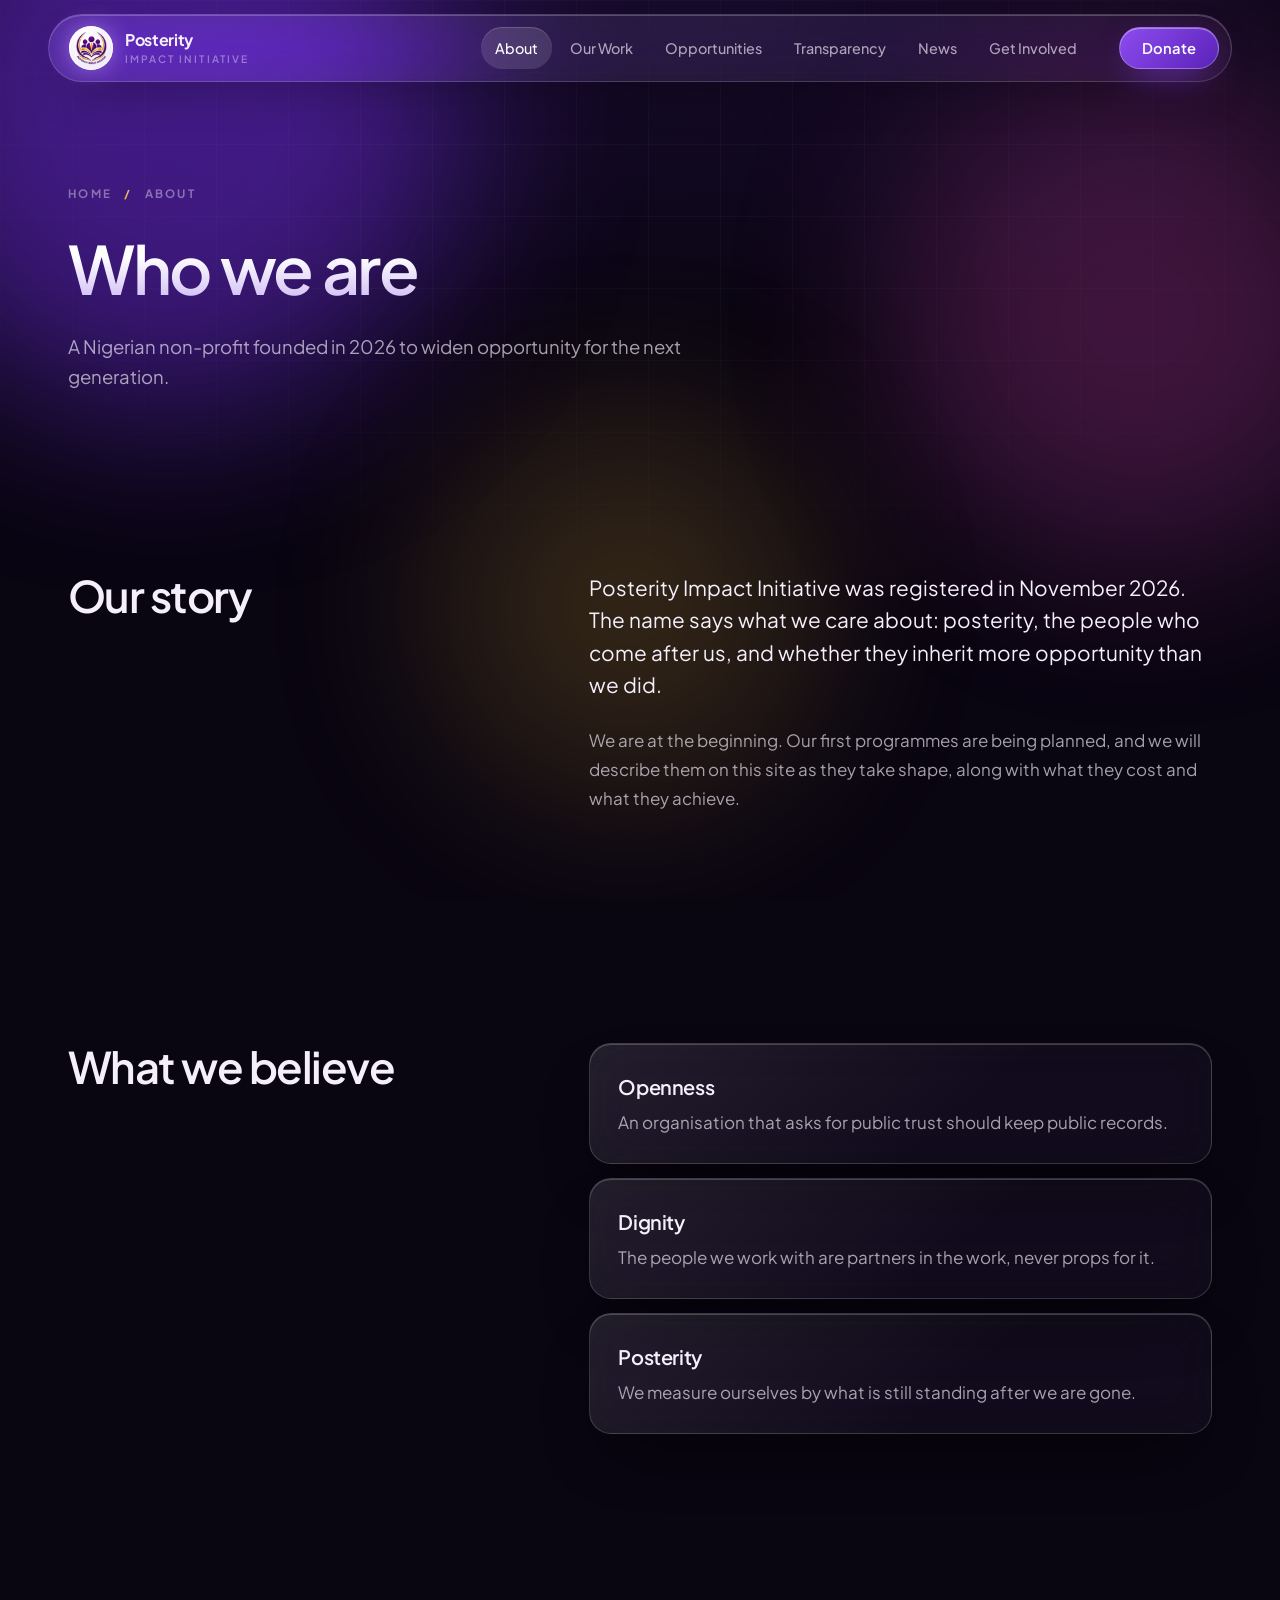
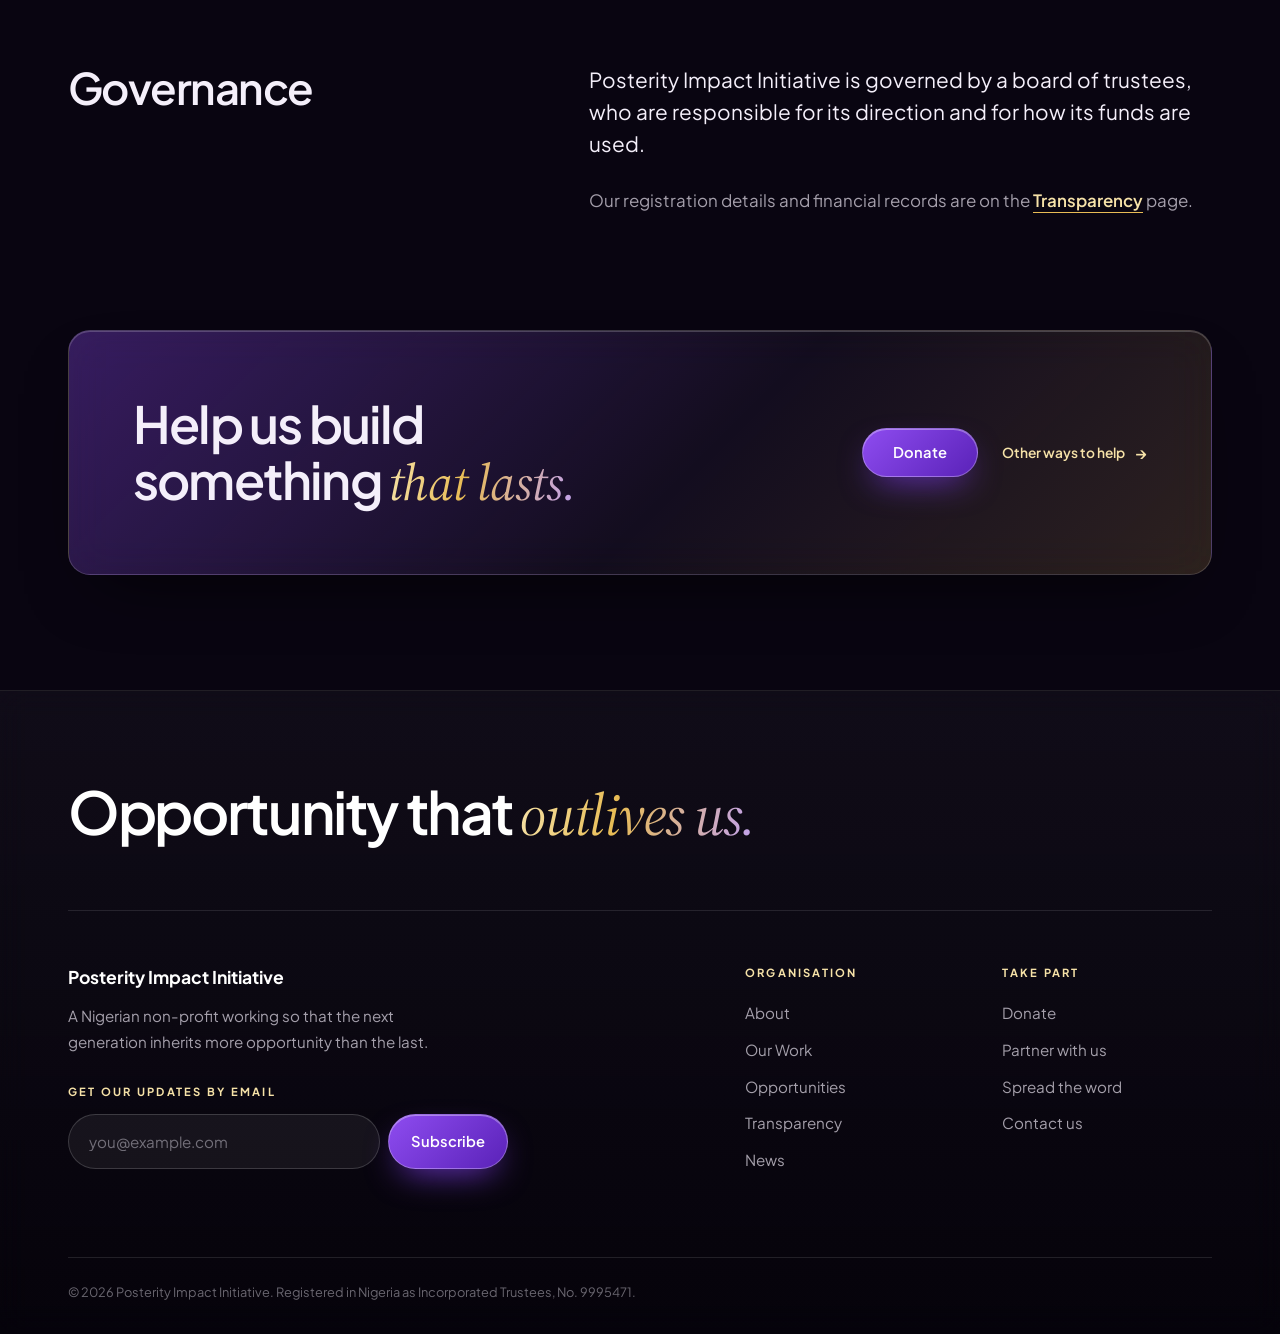
<file: about.html>
<!DOCTYPE html>
<html lang="en">
<head>
    <meta charset="UTF-8">
    <meta name="viewport" content="width=device-width, initial-scale=1.0">
    <title>About | Posterity Impact Initiative</title>
    <meta name="description" content="Who we are, what we believe and how Posterity Impact Initiative is governed.">
    <link rel="icon" href="assets/logo.png">
    <meta name="theme-color" content="#090511">
    <link rel="preconnect" href="https://fonts.googleapis.com">
    <link rel="preconnect" href="https://fonts.gstatic.com" crossorigin>
    <link href="https://fonts.googleapis.com/css2?family=Plus+Jakarta+Sans:wght@400;500;600;700&family=Source+Serif+4:ital,opsz,wght@1,8..60,400&display=swap" rel="stylesheet">
    <link rel="stylesheet" href="styles.css">
</head>
<body>
    <a class="skip" href="#main">Skip to content</a>
    <div class="aurora" aria-hidden="true"><span></span><span></span><span></span></div>
    <header class="site-header">
        <div class="site-header__inner">
            <a class="brand" href="index.html">
                <span class="brand__mark"><img src="assets/logo.png" alt="" width="31" height="33"></span>
                <span class="brand__name"><span>Posterity</span><span>Impact Initiative</span></span>
            </a>
            <button class="nav-toggle" id="navToggle" aria-expanded="false" aria-controls="nav">Menu</button>
            <nav class="nav" id="nav" aria-label="Main">
                <ul class="nav__list">
                    <li><a class="nav__link" href="about.html" aria-current="page">About</a></li>
                    <li><a class="nav__link" href="our-work.html">Our Work</a></li>
                    <li><a class="nav__link" href="opportunities.html">Opportunities</a></li>
                    <li><a class="nav__link" href="transparency.html">Transparency</a></li>
                    <li><a class="nav__link" href="news.html">News</a></li>
                    <li><a class="nav__link" href="get-involved.html">Get Involved</a></li>
                </ul>
                <a class="btn" href="get-involved.html#give" data-donate>Donate</a>
            </nav>
        </div>
    </header>

    <main id="main">
        <section class="page-head">
            <div class="wrap">
                <p class="crumbs"><a href="index.html">Home</a><span>/</span>About</p>
                <h1>Who we are</h1>
                <p class="lead">A Nigerian non-profit founded in 2026 to widen opportunity for the next generation.</p>
            </div>
        </section>

        <section class="section">
            <div class="wrap split">
                <div class="split__head">
                    <h2>Our story</h2>
                </div>
                <div class="prose">
                    <p>
                        Posterity Impact Initiative was registered in November 2026. The name says what
                        we care about: posterity, the people who come after us, and whether they inherit
                        more opportunity than we did.
                    </p>
                    <p>
                        We are at the beginning. Our first programmes are being planned, and we will
                        describe them on this site as they take shape, along with what they cost and
                        what they achieve.
                    </p>
                </div>
            </div>
        </section>

        <section class="section">
            <div class="wrap split">
                <div class="split__head">
                    <h2>What we believe</h2>
                </div>
                <ul class="plain-list">
                    <li><strong>Openness</strong><span>An organisation that asks for public trust should keep public records.</span></li>
                    <li><strong>Dignity</strong><span>The people we work with are partners in the work, never props for it.</span></li>
                    <li><strong>Posterity</strong><span>We measure ourselves by what is still standing after we are gone.</span></li>
                </ul>
            </div>
        </section>

        <section class="section">
            <div class="wrap split">
                <div class="split__head">
                    <h2>Governance</h2>
                </div>
                <div class="prose">
                    <p>
                        Posterity Impact Initiative is governed by a board of trustees, who are
                        responsible for its direction and for how its funds are used.
                    </p>
                    <p>
                        Our registration details and financial records are on the
                        <a href="transparency.html">Transparency</a> page.
                    </p>
                </div>
            </div>
        </section>

        <section class="cta">
            <div class="wrap"><div class="cta__inner" data-glow>
                <h2>Help us build something <em>that lasts.</em></h2>
                <div class="cta__actions">
                    <a class="btn" href="get-involved.html#give" data-donate>Donate</a>
                    <a class="arrow-link" href="get-involved.html">Other ways to help</a>
                </div>
            </div></div>
        </section>
    </main>

    <footer class="site-footer">
        <div class="wrap">
            <div class="site-footer__top">
                <p class="site-footer__line">Opportunity that <em>outlives us.</em></p>
            </div>
        </div>
        <div class="wrap site-footer__grid">
            <div>
                <p class="site-footer__name">Posterity Impact Initiative</p>
                <p>A Nigerian non-profit working so that the next generation inherits more opportunity than the last.</p>
                <form class="newsletter" id="newsletterForm" novalidate>
                    <label for="newsletterEmail">Get our updates by email</label>
                    <div class="newsletter__row">
                        <input type="email" id="newsletterEmail" class="modal__input" placeholder="you@example.com" autocomplete="email" required>
                        <input type="text" name="website" class="hp" tabindex="-1" autocomplete="off" aria-hidden="true">
                        <button type="submit" class="btn">Subscribe</button>
                    </div>
                    <p class="form-note" id="newsletterNote" role="status"></p>
                </form>
            </div>
            <div>
                <h4>Organisation</h4>
                <ul>
                    <li><a href="about.html">About</a></li>
                    <li><a href="our-work.html">Our Work</a></li>
                    <li><a href="opportunities.html">Opportunities</a></li>
                    <li><a href="transparency.html">Transparency</a></li>
                    <li><a href="news.html">News</a></li>
                </ul>
            </div>
            <div>
                <h4>Take part</h4>
                <ul>
                    <li><a href="get-involved.html#give">Donate</a></li>
                    <li><a href="get-involved.html#partner">Partner with us</a></li>
                    <li><a href="get-involved.html#share">Spread the word</a></li>
                    <li><a href="contact.html">Contact us</a></li>
                </ul>
            </div>
        </div>
        <div class="wrap site-footer__legal">
            <p>&copy; 2026 Posterity Impact Initiative. Registered in Nigeria as Incorporated Trustees, No. 9995471.</p>
        </div>
    </footer>

    <div class="modal" id="donateModal" role="dialog" aria-modal="true" aria-labelledby="donateTitle">
        <div class="modal__overlay" id="modalOverlay"></div>
        <div class="modal__content">
            <button class="modal__close" id="modalClose" aria-label="Close">&times;</button>
            <h2 class="modal__title" id="donateTitle">Make a donation</h2>
            <p class="modal__text">Choose an amount. You will complete payment on Paystack's secure page.</p>

            <div class="modal__amounts">
                <button class="modal__amount" data-amount="5000">&#8358;5,000</button>
                <button class="modal__amount" data-amount="10000">&#8358;10,000</button>
                <button class="modal__amount modal__amount--active" data-amount="25000">&#8358;25,000</button>
                <button class="modal__amount" data-amount="50000">&#8358;50,000</button>
                <button class="modal__amount" data-amount="100000">&#8358;100,000</button>
                <button class="modal__amount" data-amount="250000">&#8358;250,000</button>
            </div>

            <div class="modal__custom">
                <label for="customAmount">Or another amount (&#8358;)</label>
                <input type="number" id="customAmount" class="modal__input" min="1000" inputmode="numeric">
            </div>
            <div class="modal__custom">
                <label for="donorName">Your name</label>
                <input type="text" id="donorName" class="modal__input" autocomplete="name">
            </div>
            <div class="modal__custom">
                <label for="donorEmail">Email address, for your receipt</label>
                <input type="email" id="donorEmail" class="modal__input" autocomplete="email" required>
            </div>

            <div class="modal__frequency">
                <label class="modal__radio"><input type="radio" name="frequency" value="once" checked> One-time</label>
                <label class="modal__radio"><input type="radio" name="frequency" value="monthly"> Monthly</label>
            </div>

            <p class="modal__error" id="donateError" hidden></p>
            <button class="btn btn--block" id="donateSubmit">Continue to payment</button>
            <p class="modal__secure">Payments are processed by Paystack. Card details never reach our servers.</p>
        </div>
    </div>

    <script src="script.js"></script>
</body>
</html>
</file>
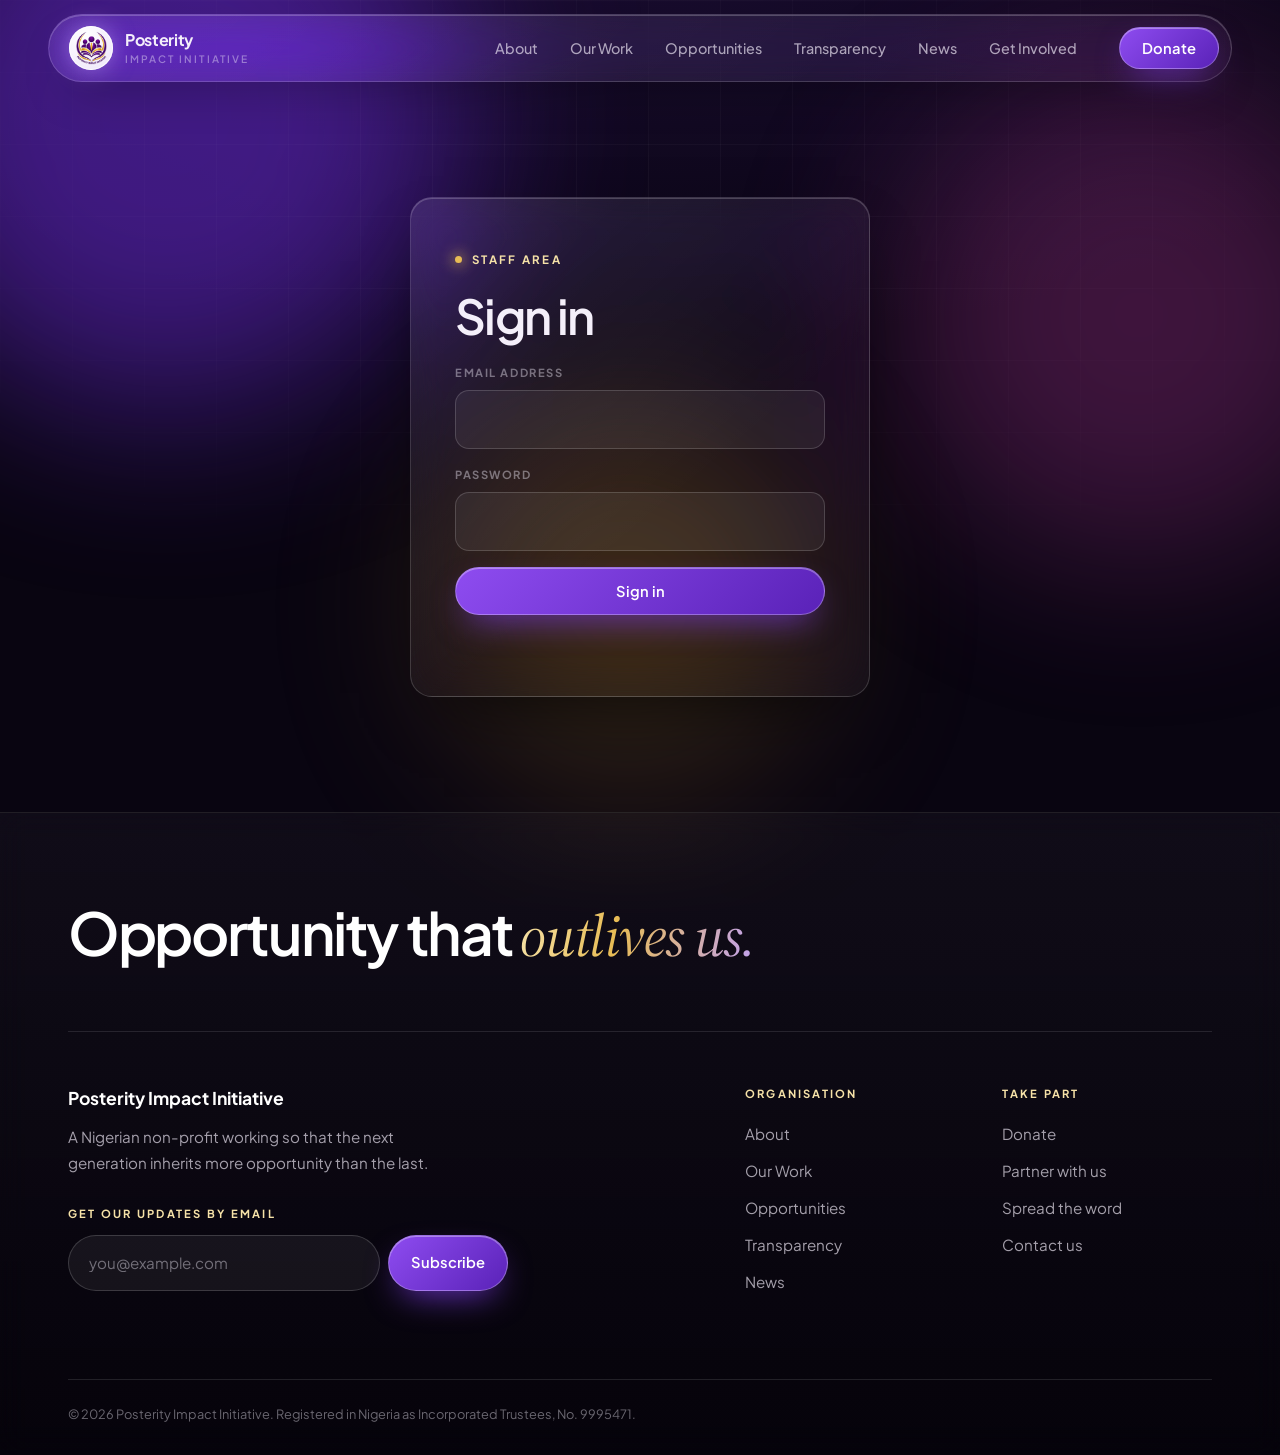
<file: admin.html>
<!DOCTYPE html>
<html lang="en">
<head>
    <meta charset="UTF-8">
    <meta name="robots" content="noindex, nofollow">
    <meta name="viewport" content="width=device-width, initial-scale=1.0">
    <title>Admin | Posterity Impact Initiative</title>
    <meta name="description" content="Staff area.">
    <link rel="icon" href="assets/logo.png">
    <meta name="theme-color" content="#090511">
    <link rel="preconnect" href="https://fonts.googleapis.com">
    <link rel="preconnect" href="https://fonts.gstatic.com" crossorigin>
    <link href="https://fonts.googleapis.com/css2?family=Plus+Jakarta+Sans:wght@400;500;600;700&family=Source+Serif+4:ital,opsz,wght@1,8..60,400&display=swap" rel="stylesheet">
    <link rel="stylesheet" href="styles.css">
</head>
<body>
    <a class="skip" href="#main">Skip to content</a>
    <div class="aurora" aria-hidden="true"><span></span><span></span><span></span></div>
    <header class="site-header">
        <div class="site-header__inner">
            <a class="brand" href="index.html">
                <span class="brand__mark"><img src="assets/logo.png" alt="" width="31" height="33"></span>
                <span class="brand__name"><span>Posterity</span><span>Impact Initiative</span></span>
            </a>
            <button class="nav-toggle" id="navToggle" aria-expanded="false" aria-controls="nav">Menu</button>
            <nav class="nav" id="nav" aria-label="Main">
                <ul class="nav__list">
                    <li><a class="nav__link" href="about.html">About</a></li>
                    <li><a class="nav__link" href="our-work.html">Our Work</a></li>
                    <li><a class="nav__link" href="opportunities.html">Opportunities</a></li>
                    <li><a class="nav__link" href="transparency.html">Transparency</a></li>
                    <li><a class="nav__link" href="news.html">News</a></li>
                    <li><a class="nav__link" href="get-involved.html">Get Involved</a></li>
                </ul>
                <a class="btn" href="get-involved.html#give" data-donate>Donate</a>
            </nav>
        </div>
    </header>

    <main id="main">
        <section class="section admin" id="admin">
            <div class="wrap">
                <div class="glass form admin__signin" id="adminSignin">
                    <span class="eyebrow">Staff area</span>
                    <h1>Sign in</h1>
                    <form id="signinForm" novalidate>
                        <div class="modal__custom">
                            <label for="signinEmail">Email address</label>
                            <input type="email" id="signinEmail" class="modal__input" autocomplete="username" required>
                        </div>
                        <div class="modal__custom">
                            <label for="signinPassword">Password</label>
                            <input type="password" id="signinPassword" class="modal__input" autocomplete="current-password" required>
                        </div>
                        <button type="submit" class="btn btn--block">Sign in</button>
                        <p class="form-note" id="signinNote" role="status"></p>
                    </form>
                </div>

                <div id="adminApp" hidden>
                    <div class="admin__bar">
                        <div>
                            <span class="eyebrow">Staff area</span>
                            <h1>Manage the site</h1>
                        </div>
                        <div class="admin__who"><span id="adminEmail"></span><button type="button" class="btn btn--ghost" id="signOut">Sign out</button></div>
                    </div>

                    <div class="opp-filters admin__tabs" role="tablist">
                        <button type="button" class="opp-filter" data-tab="opps" aria-pressed="true">Opportunities</button>
                        <button type="button" class="opp-filter" data-tab="expenses" aria-pressed="false">Expenses</button>
                        <button type="button" class="opp-filter" data-tab="messages" aria-pressed="false">Messages</button>
                        <button type="button" class="opp-filter" data-tab="subscribers" aria-pressed="false">Subscribers</button>
                    </div>
                    <p class="form-note" id="adminNote" role="status"></p>

                    <div data-panel="opps">
                        <form class="glass form" id="oppForm" novalidate>
                            <h2 id="oppFormTitle">Add an opportunity</h2>
                            <input type="hidden" id="oppId">
                            <div class="form__grid">
                                <div class="modal__custom"><label for="oppTitle">Title</label><input type="text" id="oppTitle" class="modal__input" required></div>
                                <div class="modal__custom"><label for="oppOrganiser">Organiser</label><input type="text" id="oppOrganiser" class="modal__input" required></div>
                                <div class="modal__custom"><label for="oppType">Type</label>
                                    <select id="oppType" class="modal__input">
                                        <option>Scholarship</option><option>Grant</option><option>Fellowship</option>
                                        <option>Training</option><option>Competition</option><option>Job</option>
                                    </select>
                                </div>
                                <div class="modal__custom"><label for="oppUrl">Official page link</label><input type="url" id="oppUrl" class="modal__input" placeholder="https://" required></div>
                                <div class="modal__custom"><label for="oppOpens">Opens (optional)</label><input type="date" id="oppOpens" class="modal__input"></div>
                                <div class="modal__custom"><label for="oppDeadline">Deadline (leave empty if it varies)</label><input type="date" id="oppDeadline" class="modal__input"></div>
                                <div class="modal__custom"><label for="oppDeadlineNote">Deadline note (optional)</label><input type="text" id="oppDeadlineNote" class="modal__input"></div>
                                <div class="modal__custom"><label for="oppChecked">Date you checked it</label><input type="date" id="oppChecked" class="modal__input" required></div>
                            </div>
                            <div class="modal__custom"><label for="oppSummary">Summary</label><textarea id="oppSummary" class="modal__input" rows="3" required></textarea></div>
                            <div class="modal__custom"><label for="oppEligibility">Who can apply</label><textarea id="oppEligibility" class="modal__input" rows="2"></textarea></div>
                            <label class="opp-closed"><input type="checkbox" id="oppPublished" checked> Show on the website</label>
                            <div class="form__actions">
                                <button type="submit" class="btn" id="oppSave">Save opportunity</button>
                                <button type="button" class="btn btn--ghost" id="oppCancel" hidden>Cancel edit</button>
                            </div>
                        </form>
                        <div class="glass form admin__discover">
                            <div>
                                <h2>Automatic search</h2>
                                <p class="form-hint">Runs every morning. Auto-listed entries stay labelled until you mark them checked.</p>
                            </div>
                            <button type="button" class="btn btn--ghost" id="oppDiscover">Search for new ones now</button>
                        </div>
                        <div class="glass table-wrap admin__table"><table><thead><tr><th>Title</th><th>Type</th><th>Deadline</th><th>Checked</th><th></th></tr></thead><tbody id="oppRows"></tbody></table></div>
                    </div>

                    <div data-panel="expenses" hidden>
                        <form class="glass form" id="expenseForm" novalidate>
                            <h2>Record an expense</h2>
                            <p class="form-hint">This appears on the public ledger straight away.</p>
                            <div class="form__grid">
                                <div class="modal__custom"><label for="expDate">Date spent</label><input type="date" id="expDate" class="modal__input" required></div>
                                <div class="modal__custom"><label for="expAmount">Amount (&#8358;)</label><input type="number" id="expAmount" class="modal__input" min="1" step="0.01" required></div>
                                <div class="modal__custom"><label for="expDescription">What it was spent on</label><input type="text" id="expDescription" class="modal__input" required></div>
                                <div class="modal__custom"><label for="expReference">Receipt or reference (optional)</label><input type="text" id="expReference" class="modal__input"></div>
                            </div>
                            <button type="submit" class="btn">Add to ledger</button>
                        </form>
                        <div class="glass table-wrap admin__table"><table><thead><tr><th>Date</th><th>Description</th><th>Reference</th><th class="num">Amount</th><th></th></tr></thead><tbody id="expRows"></tbody></table></div>
                    </div>

                    <div data-panel="messages" hidden>
                        <div class="updates" id="msgList"></div>
                    </div>

                    <div data-panel="subscribers" hidden>
                        <div class="glass form">
                            <h2><span id="subCount">0</span> subscribers</h2>
                            <button type="button" class="btn btn--ghost" id="subCopy">Copy all addresses</button>
                        </div>
                        <div class="glass table-wrap admin__table"><table><thead><tr><th>Email</th><th>Joined</th></tr></thead><tbody id="subRows"></tbody></table></div>
                    </div>
                </div>
            </div>
        </section>
    </main>

    <footer class="site-footer">
        <div class="wrap">
            <div class="site-footer__top">
                <p class="site-footer__line">Opportunity that <em>outlives us.</em></p>
            </div>
        </div>
        <div class="wrap site-footer__grid">
            <div>
                <p class="site-footer__name">Posterity Impact Initiative</p>
                <p>A Nigerian non-profit working so that the next generation inherits more opportunity than the last.</p>
                <form class="newsletter" id="newsletterForm" novalidate>
                    <label for="newsletterEmail">Get our updates by email</label>
                    <div class="newsletter__row">
                        <input type="email" id="newsletterEmail" class="modal__input" placeholder="you@example.com" autocomplete="email" required>
                        <input type="text" name="website" class="hp" tabindex="-1" autocomplete="off" aria-hidden="true">
                        <button type="submit" class="btn">Subscribe</button>
                    </div>
                    <p class="form-note" id="newsletterNote" role="status"></p>
                </form>
            </div>
            <div>
                <h4>Organisation</h4>
                <ul>
                    <li><a href="about.html">About</a></li>
                    <li><a href="our-work.html">Our Work</a></li>
                    <li><a href="opportunities.html">Opportunities</a></li>
                    <li><a href="transparency.html">Transparency</a></li>
                    <li><a href="news.html">News</a></li>
                </ul>
            </div>
            <div>
                <h4>Take part</h4>
                <ul>
                    <li><a href="get-involved.html#give">Donate</a></li>
                    <li><a href="get-involved.html#partner">Partner with us</a></li>
                    <li><a href="get-involved.html#share">Spread the word</a></li>
                    <li><a href="contact.html">Contact us</a></li>
                </ul>
            </div>
        </div>
        <div class="wrap site-footer__legal">
            <p>&copy; 2026 Posterity Impact Initiative. Registered in Nigeria as Incorporated Trustees, No. 9995471.</p>
        </div>
    </footer>

    <div class="modal" id="donateModal" role="dialog" aria-modal="true" aria-labelledby="donateTitle">
        <div class="modal__overlay" id="modalOverlay"></div>
        <div class="modal__content">
            <button class="modal__close" id="modalClose" aria-label="Close">&times;</button>
            <h2 class="modal__title" id="donateTitle">Make a donation</h2>
            <p class="modal__text">Choose an amount. You will complete payment on Paystack's secure page.</p>

            <div class="modal__amounts">
                <button class="modal__amount" data-amount="5000">&#8358;5,000</button>
                <button class="modal__amount" data-amount="10000">&#8358;10,000</button>
                <button class="modal__amount modal__amount--active" data-amount="25000">&#8358;25,000</button>
                <button class="modal__amount" data-amount="50000">&#8358;50,000</button>
                <button class="modal__amount" data-amount="100000">&#8358;100,000</button>
                <button class="modal__amount" data-amount="250000">&#8358;250,000</button>
            </div>

            <div class="modal__custom">
                <label for="customAmount">Or another amount (&#8358;)</label>
                <input type="number" id="customAmount" class="modal__input" min="1000" inputmode="numeric">
            </div>
            <div class="modal__custom">
                <label for="donorName">Your name</label>
                <input type="text" id="donorName" class="modal__input" autocomplete="name">
            </div>
            <div class="modal__custom">
                <label for="donorEmail">Email address, for your receipt</label>
                <input type="email" id="donorEmail" class="modal__input" autocomplete="email" required>
            </div>

            <div class="modal__frequency">
                <label class="modal__radio"><input type="radio" name="frequency" value="once" checked> One-time</label>
                <label class="modal__radio"><input type="radio" name="frequency" value="monthly"> Monthly</label>
            </div>

            <p class="modal__error" id="donateError" hidden></p>
            <button class="btn btn--block" id="donateSubmit">Continue to payment</button>
            <p class="modal__secure">Payments are processed by Paystack. Card details never reach our servers.</p>
        </div>
    </div>

    <script src="script.js"></script>
    <script src="admin.js"></script>
</body>
</html>
</file>
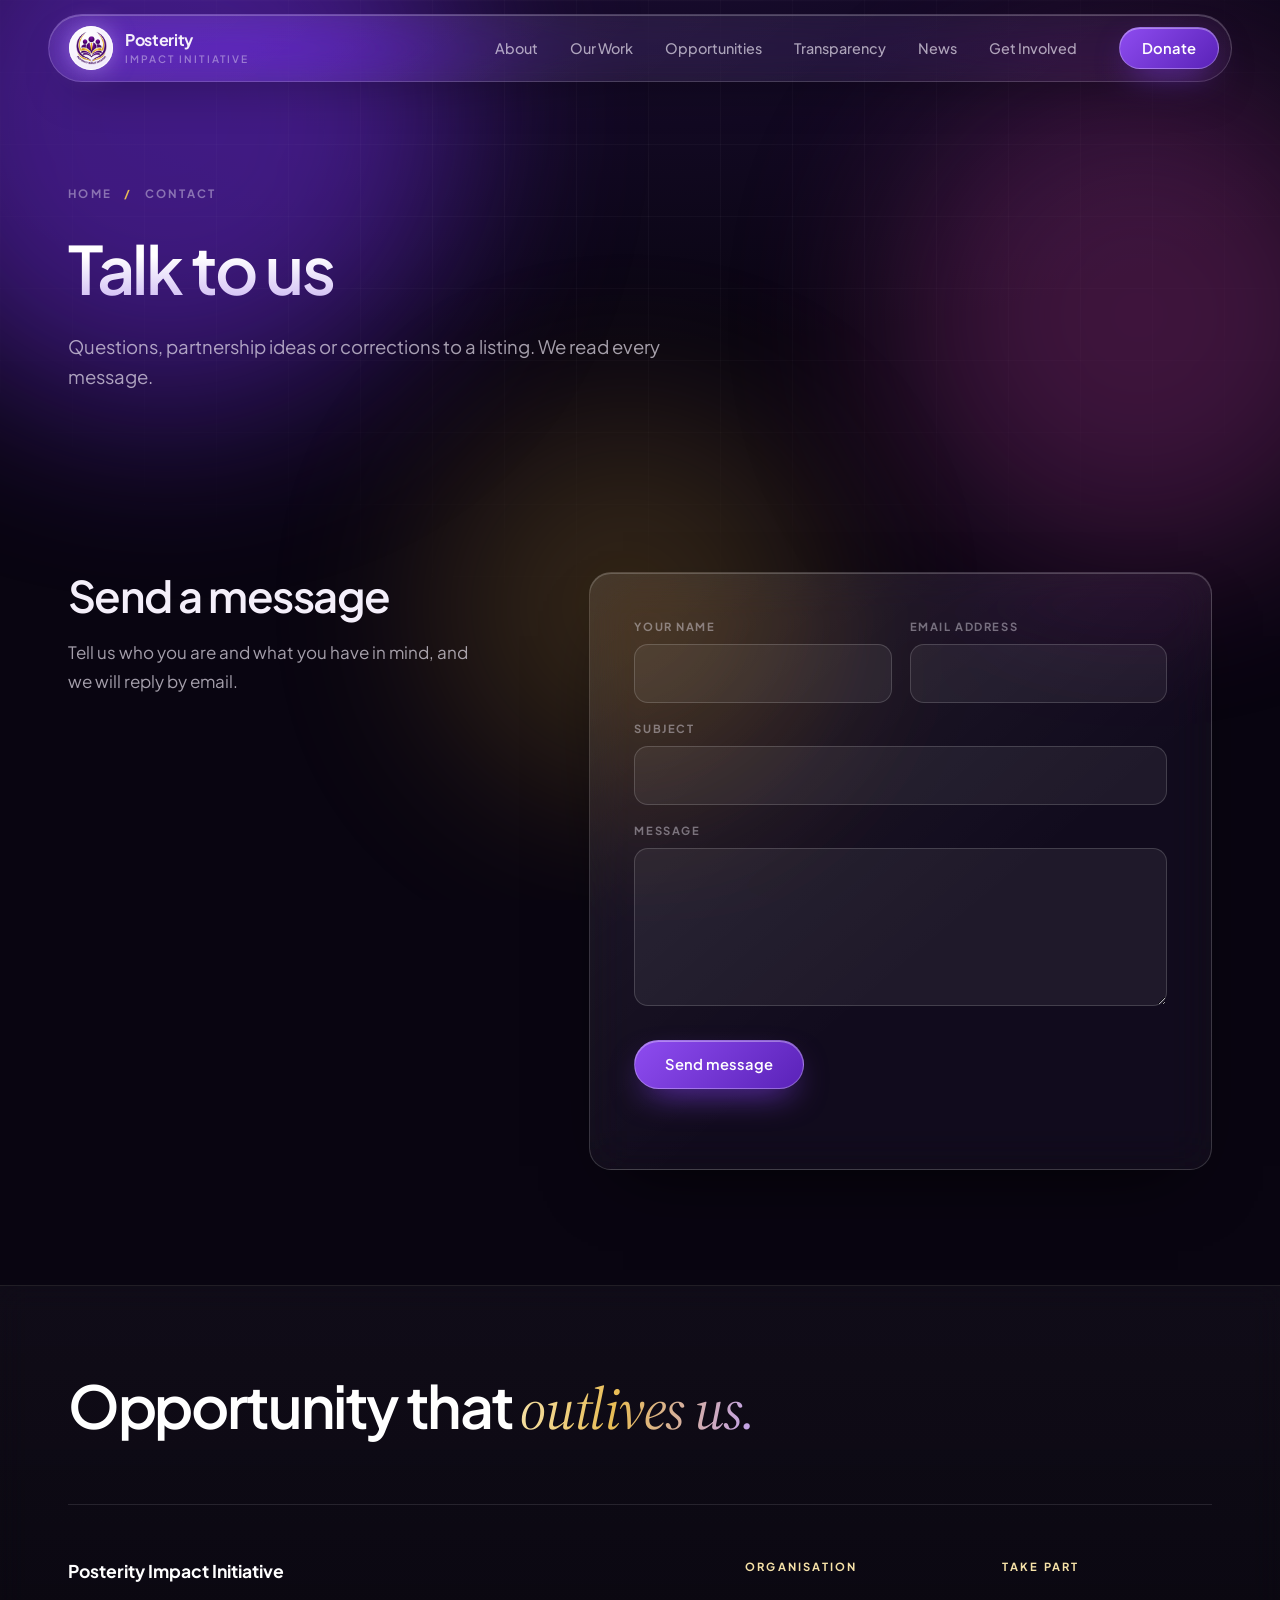
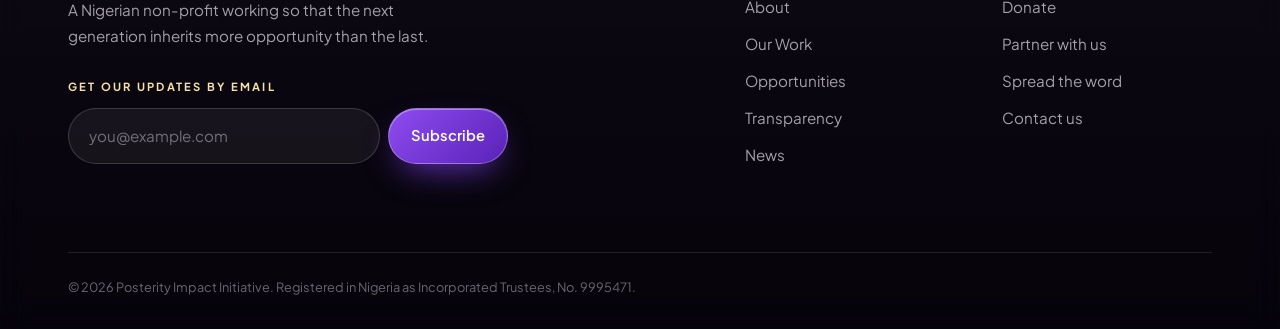
<file: contact.html>
<!DOCTYPE html>
<html lang="en">
<head>
    <meta charset="UTF-8">
    <meta name="viewport" content="width=device-width, initial-scale=1.0">
    <title>Contact | Posterity Impact Initiative</title>
    <meta name="description" content="Send a message to Posterity Impact Initiative.">
    <link rel="icon" href="assets/logo.png">
    <meta name="theme-color" content="#090511">
    <link rel="preconnect" href="https://fonts.googleapis.com">
    <link rel="preconnect" href="https://fonts.gstatic.com" crossorigin>
    <link href="https://fonts.googleapis.com/css2?family=Plus+Jakarta+Sans:wght@400;500;600;700&family=Source+Serif+4:ital,opsz,wght@1,8..60,400&display=swap" rel="stylesheet">
    <link rel="stylesheet" href="styles.css">
</head>
<body>
    <a class="skip" href="#main">Skip to content</a>
    <div class="aurora" aria-hidden="true"><span></span><span></span><span></span></div>
    <header class="site-header">
        <div class="site-header__inner">
            <a class="brand" href="index.html">
                <span class="brand__mark"><img src="assets/logo.png" alt="" width="31" height="33"></span>
                <span class="brand__name"><span>Posterity</span><span>Impact Initiative</span></span>
            </a>
            <button class="nav-toggle" id="navToggle" aria-expanded="false" aria-controls="nav">Menu</button>
            <nav class="nav" id="nav" aria-label="Main">
                <ul class="nav__list">
                    <li><a class="nav__link" href="about.html">About</a></li>
                    <li><a class="nav__link" href="our-work.html">Our Work</a></li>
                    <li><a class="nav__link" href="opportunities.html">Opportunities</a></li>
                    <li><a class="nav__link" href="transparency.html">Transparency</a></li>
                    <li><a class="nav__link" href="news.html">News</a></li>
                    <li><a class="nav__link" href="get-involved.html">Get Involved</a></li>
                </ul>
                <a class="btn" href="get-involved.html#give" data-donate>Donate</a>
            </nav>
        </div>
    </header>

    <main id="main">
        <section class="page-head">
            <div class="wrap">
                <p class="crumbs"><a href="index.html">Home</a><span>/</span>Contact</p>
                <h1>Talk to us</h1>
                <p class="lead">Questions, partnership ideas or corrections to a listing. We read every message.</p>
            </div>
        </section>

        <section class="section">
            <div class="wrap split">
                <div class="split__head">
                    <h2>Send a message</h2>
                    <p>Tell us who you are and what you have in mind, and we will reply by email.</p>
                </div>
                <form class="glass form" id="contactForm" novalidate>
                    <div class="form__grid">
                        <div class="modal__custom">
                            <label for="contactName">Your name</label>
                            <input type="text" id="contactName" class="modal__input" autocomplete="name" required>
                        </div>
                        <div class="modal__custom">
                            <label for="contactEmail">Email address</label>
                            <input type="email" id="contactEmail" class="modal__input" autocomplete="email" required>
                        </div>
                    </div>
                    <div class="modal__custom">
                        <label for="contactSubject">Subject</label>
                        <input type="text" id="contactSubject" class="modal__input">
                    </div>
                    <div class="modal__custom">
                        <label for="contactMessage">Message</label>
                        <textarea id="contactMessage" class="modal__input" rows="6" required></textarea>
                    </div>
                    <input type="text" name="website" class="hp" tabindex="-1" autocomplete="off" aria-hidden="true">
                    <button type="submit" class="btn">Send message</button>
                    <p class="form-note" id="contactNote" role="status"></p>
                </form>
            </div>
        </section>
    </main>

    <footer class="site-footer">
        <div class="wrap">
            <div class="site-footer__top">
                <p class="site-footer__line">Opportunity that <em>outlives us.</em></p>
            </div>
        </div>
        <div class="wrap site-footer__grid">
            <div>
                <p class="site-footer__name">Posterity Impact Initiative</p>
                <p>A Nigerian non-profit working so that the next generation inherits more opportunity than the last.</p>
                <form class="newsletter" id="newsletterForm" novalidate>
                    <label for="newsletterEmail">Get our updates by email</label>
                    <div class="newsletter__row">
                        <input type="email" id="newsletterEmail" class="modal__input" placeholder="you@example.com" autocomplete="email" required>
                        <input type="text" name="website" class="hp" tabindex="-1" autocomplete="off" aria-hidden="true">
                        <button type="submit" class="btn">Subscribe</button>
                    </div>
                    <p class="form-note" id="newsletterNote" role="status"></p>
                </form>
            </div>
            <div>
                <h4>Organisation</h4>
                <ul>
                    <li><a href="about.html">About</a></li>
                    <li><a href="our-work.html">Our Work</a></li>
                    <li><a href="opportunities.html">Opportunities</a></li>
                    <li><a href="transparency.html">Transparency</a></li>
                    <li><a href="news.html">News</a></li>
                </ul>
            </div>
            <div>
                <h4>Take part</h4>
                <ul>
                    <li><a href="get-involved.html#give">Donate</a></li>
                    <li><a href="get-involved.html#partner">Partner with us</a></li>
                    <li><a href="get-involved.html#share">Spread the word</a></li>
                    <li><a href="contact.html">Contact us</a></li>
                </ul>
            </div>
        </div>
        <div class="wrap site-footer__legal">
            <p>&copy; 2026 Posterity Impact Initiative. Registered in Nigeria as Incorporated Trustees, No. 9995471.</p>
        </div>
    </footer>

    <div class="modal" id="donateModal" role="dialog" aria-modal="true" aria-labelledby="donateTitle">
        <div class="modal__overlay" id="modalOverlay"></div>
        <div class="modal__content">
            <button class="modal__close" id="modalClose" aria-label="Close">&times;</button>
            <h2 class="modal__title" id="donateTitle">Make a donation</h2>
            <p class="modal__text">Choose an amount. You will complete payment on Paystack's secure page.</p>

            <div class="modal__amounts">
                <button class="modal__amount" data-amount="5000">&#8358;5,000</button>
                <button class="modal__amount" data-amount="10000">&#8358;10,000</button>
                <button class="modal__amount modal__amount--active" data-amount="25000">&#8358;25,000</button>
                <button class="modal__amount" data-amount="50000">&#8358;50,000</button>
                <button class="modal__amount" data-amount="100000">&#8358;100,000</button>
                <button class="modal__amount" data-amount="250000">&#8358;250,000</button>
            </div>

            <div class="modal__custom">
                <label for="customAmount">Or another amount (&#8358;)</label>
                <input type="number" id="customAmount" class="modal__input" min="1000" inputmode="numeric">
            </div>
            <div class="modal__custom">
                <label for="donorName">Your name</label>
                <input type="text" id="donorName" class="modal__input" autocomplete="name">
            </div>
            <div class="modal__custom">
                <label for="donorEmail">Email address, for your receipt</label>
                <input type="email" id="donorEmail" class="modal__input" autocomplete="email" required>
            </div>

            <div class="modal__frequency">
                <label class="modal__radio"><input type="radio" name="frequency" value="once" checked> One-time</label>
                <label class="modal__radio"><input type="radio" name="frequency" value="monthly"> Monthly</label>
            </div>

            <p class="modal__error" id="donateError" hidden></p>
            <button class="btn btn--block" id="donateSubmit">Continue to payment</button>
            <p class="modal__secure">Payments are processed by Paystack. Card details never reach our servers.</p>
        </div>
    </div>

    <script src="script.js"></script>
</body>
</html>
</file>
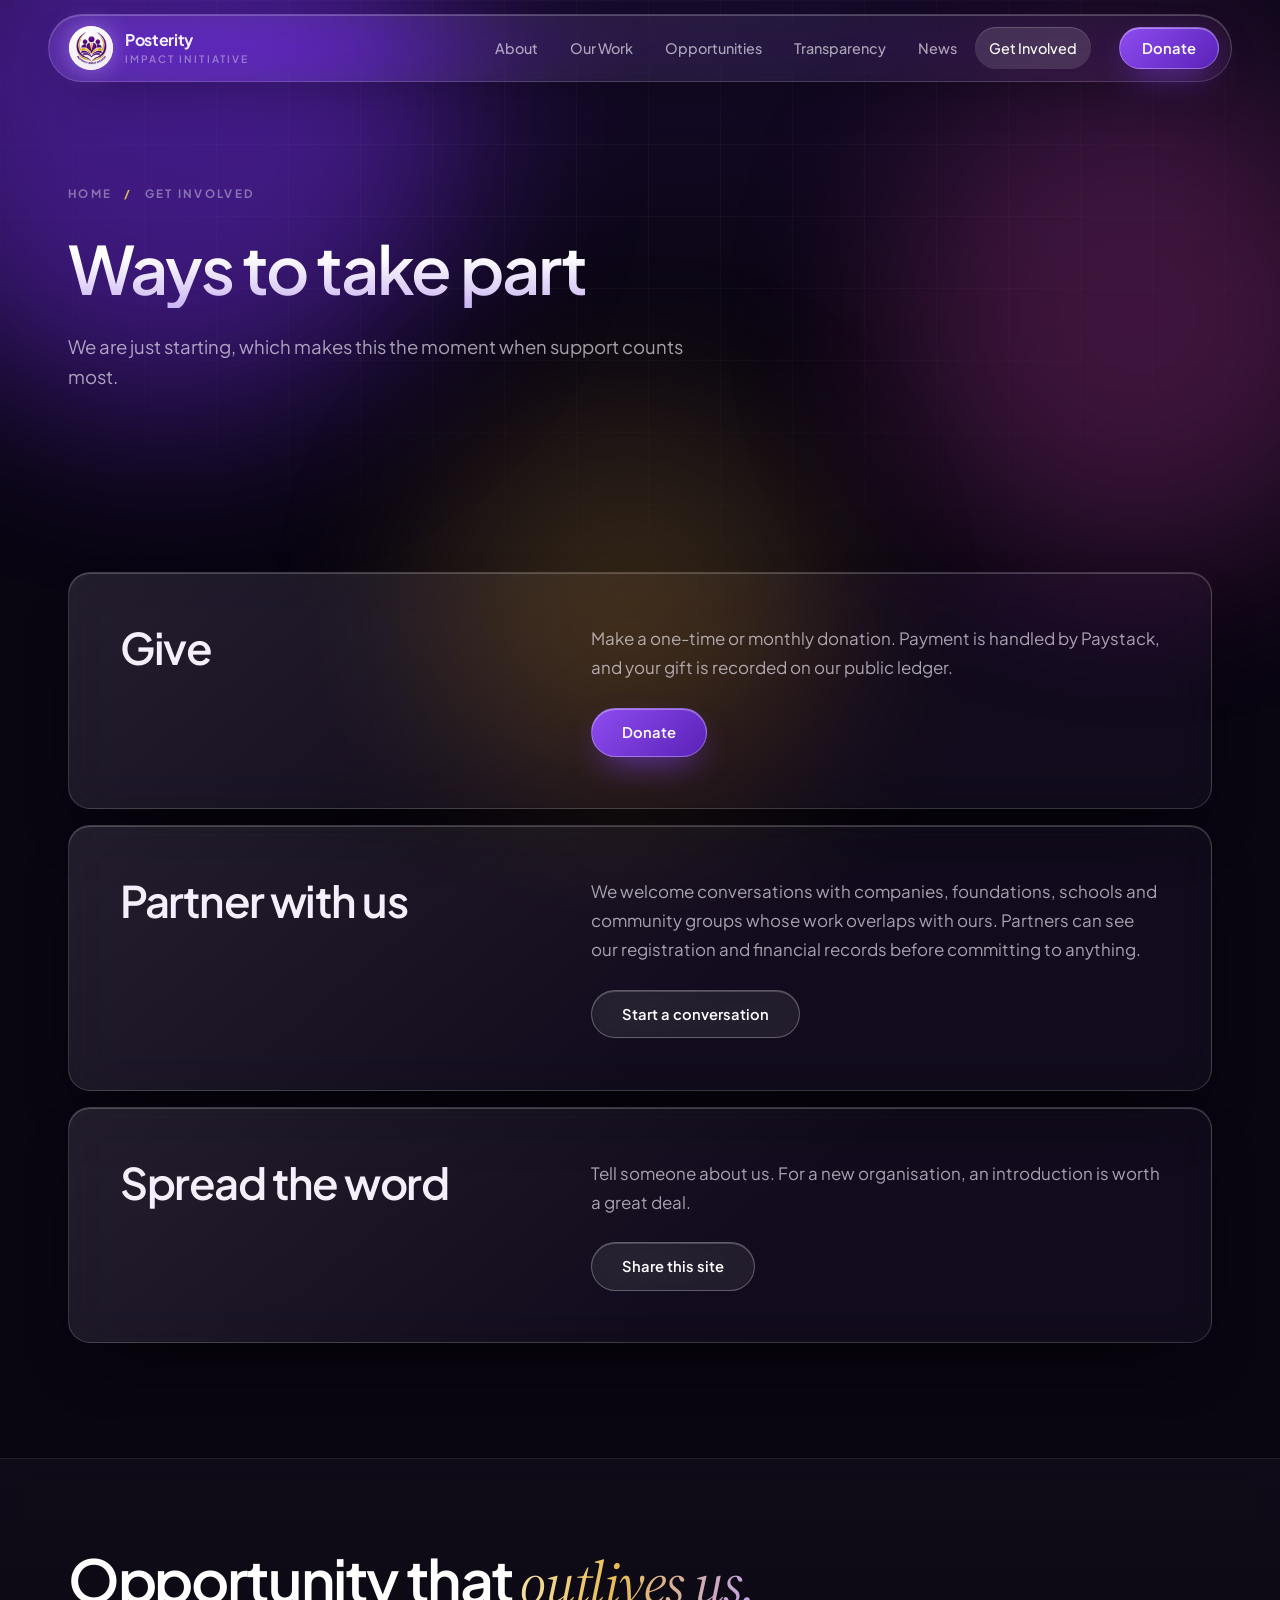
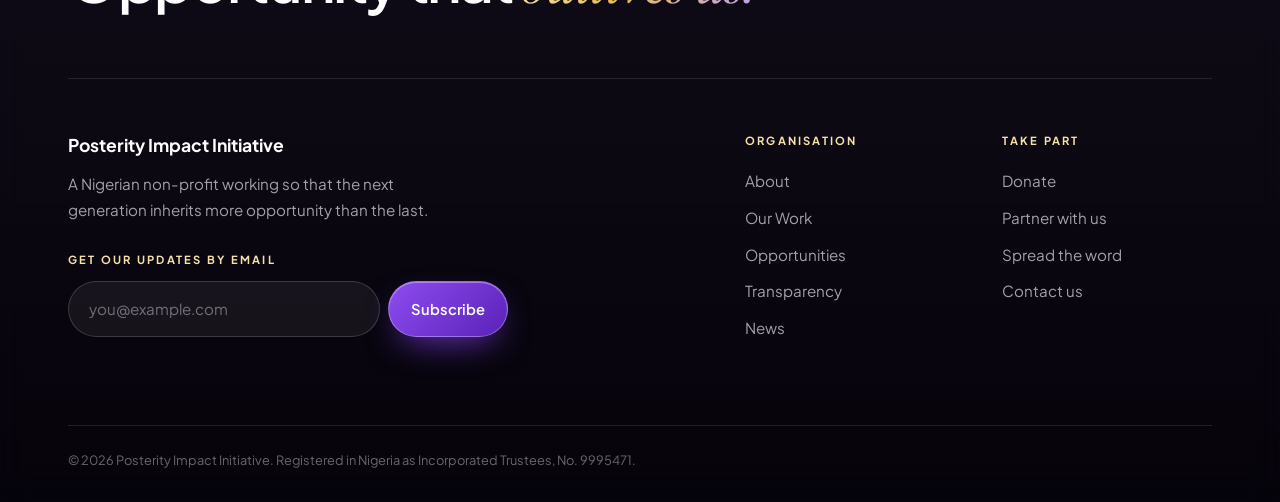
<file: get-involved.html>
<!DOCTYPE html>
<html lang="en">
<head>
    <meta charset="UTF-8">
    <meta name="viewport" content="width=device-width, initial-scale=1.0">
    <title>Get Involved | Posterity Impact Initiative</title>
    <meta name="description" content="Donate to, partner with or support Posterity Impact Initiative.">
    <link rel="icon" href="assets/logo.png">
    <meta name="theme-color" content="#090511">
    <link rel="preconnect" href="https://fonts.googleapis.com">
    <link rel="preconnect" href="https://fonts.gstatic.com" crossorigin>
    <link href="https://fonts.googleapis.com/css2?family=Plus+Jakarta+Sans:wght@400;500;600;700&family=Source+Serif+4:ital,opsz,wght@1,8..60,400&display=swap" rel="stylesheet">
    <link rel="stylesheet" href="styles.css">
</head>
<body>
    <a class="skip" href="#main">Skip to content</a>
    <div class="aurora" aria-hidden="true"><span></span><span></span><span></span></div>
    <header class="site-header">
        <div class="site-header__inner">
            <a class="brand" href="index.html">
                <span class="brand__mark"><img src="assets/logo.png" alt="" width="31" height="33"></span>
                <span class="brand__name"><span>Posterity</span><span>Impact Initiative</span></span>
            </a>
            <button class="nav-toggle" id="navToggle" aria-expanded="false" aria-controls="nav">Menu</button>
            <nav class="nav" id="nav" aria-label="Main">
                <ul class="nav__list">
                    <li><a class="nav__link" href="about.html">About</a></li>
                    <li><a class="nav__link" href="our-work.html">Our Work</a></li>
                    <li><a class="nav__link" href="opportunities.html">Opportunities</a></li>
                    <li><a class="nav__link" href="transparency.html">Transparency</a></li>
                    <li><a class="nav__link" href="news.html">News</a></li>
                    <li><a class="nav__link" href="get-involved.html" aria-current="page">Get Involved</a></li>
                </ul>
                <a class="btn" href="get-involved.html#give" data-donate>Donate</a>
            </nav>
        </div>
    </header>

    <main id="main">
        <section class="page-head">
            <div class="wrap">
                <p class="crumbs"><a href="index.html">Home</a><span>/</span>Get involved</p>
                <h1>Ways to take part</h1>
                <p class="lead">We are just starting, which makes this the moment when support counts most.</p>
            </div>
        </section>

        <section class="section">
            <div class="wrap ways">
                <article class="way" id="give">
                    <div><h2>Give</h2></div>
                    <div>
                        <p>
                            Make a one-time or monthly donation. Payment is handled by Paystack, and
                            your gift is recorded on our public ledger.
                        </p>
                        <a class="btn" href="#give" data-donate>Donate</a>
                    </div>
                </article>
                <article class="way" id="partner">
                    <div><h2>Partner with us</h2></div>
                    <div>
                        <p>
                            We welcome conversations with companies, foundations, schools and community
                            groups whose work overlaps with ours. Partners can see our registration
                            and financial records before committing to anything.
                        </p>
                        <a class="btn btn--ghost" href="contact.html">Start a conversation</a>
                    </div>
                </article>
                <article class="way" id="share">
                    <div><h2>Spread the word</h2></div>
                    <div>
                        <p>Tell someone about us. For a new organisation, an introduction is worth a great deal.</p>
                        <button type="button" class="btn btn--ghost" id="shareBtn">Share this site</button>
                    </div>
                </article>
            </div>
        </section>
    </main>

    <footer class="site-footer">
        <div class="wrap">
            <div class="site-footer__top">
                <p class="site-footer__line">Opportunity that <em>outlives us.</em></p>
            </div>
        </div>
        <div class="wrap site-footer__grid">
            <div>
                <p class="site-footer__name">Posterity Impact Initiative</p>
                <p>A Nigerian non-profit working so that the next generation inherits more opportunity than the last.</p>
                <form class="newsletter" id="newsletterForm" novalidate>
                    <label for="newsletterEmail">Get our updates by email</label>
                    <div class="newsletter__row">
                        <input type="email" id="newsletterEmail" class="modal__input" placeholder="you@example.com" autocomplete="email" required>
                        <input type="text" name="website" class="hp" tabindex="-1" autocomplete="off" aria-hidden="true">
                        <button type="submit" class="btn">Subscribe</button>
                    </div>
                    <p class="form-note" id="newsletterNote" role="status"></p>
                </form>
            </div>
            <div>
                <h4>Organisation</h4>
                <ul>
                    <li><a href="about.html">About</a></li>
                    <li><a href="our-work.html">Our Work</a></li>
                    <li><a href="opportunities.html">Opportunities</a></li>
                    <li><a href="transparency.html">Transparency</a></li>
                    <li><a href="news.html">News</a></li>
                </ul>
            </div>
            <div>
                <h4>Take part</h4>
                <ul>
                    <li><a href="get-involved.html#give">Donate</a></li>
                    <li><a href="get-involved.html#partner">Partner with us</a></li>
                    <li><a href="get-involved.html#share">Spread the word</a></li>
                    <li><a href="contact.html">Contact us</a></li>
                </ul>
            </div>
        </div>
        <div class="wrap site-footer__legal">
            <p>&copy; 2026 Posterity Impact Initiative. Registered in Nigeria as Incorporated Trustees, No. 9995471.</p>
        </div>
    </footer>

    <div class="modal" id="donateModal" role="dialog" aria-modal="true" aria-labelledby="donateTitle">
        <div class="modal__overlay" id="modalOverlay"></div>
        <div class="modal__content">
            <button class="modal__close" id="modalClose" aria-label="Close">&times;</button>
            <h2 class="modal__title" id="donateTitle">Make a donation</h2>
            <p class="modal__text">Choose an amount. You will complete payment on Paystack's secure page.</p>

            <div class="modal__amounts">
                <button class="modal__amount" data-amount="5000">&#8358;5,000</button>
                <button class="modal__amount" data-amount="10000">&#8358;10,000</button>
                <button class="modal__amount modal__amount--active" data-amount="25000">&#8358;25,000</button>
                <button class="modal__amount" data-amount="50000">&#8358;50,000</button>
                <button class="modal__amount" data-amount="100000">&#8358;100,000</button>
                <button class="modal__amount" data-amount="250000">&#8358;250,000</button>
            </div>

            <div class="modal__custom">
                <label for="customAmount">Or another amount (&#8358;)</label>
                <input type="number" id="customAmount" class="modal__input" min="1000" inputmode="numeric">
            </div>
            <div class="modal__custom">
                <label for="donorName">Your name</label>
                <input type="text" id="donorName" class="modal__input" autocomplete="name">
            </div>
            <div class="modal__custom">
                <label for="donorEmail">Email address, for your receipt</label>
                <input type="email" id="donorEmail" class="modal__input" autocomplete="email" required>
            </div>

            <div class="modal__frequency">
                <label class="modal__radio"><input type="radio" name="frequency" value="once" checked> One-time</label>
                <label class="modal__radio"><input type="radio" name="frequency" value="monthly"> Monthly</label>
            </div>

            <p class="modal__error" id="donateError" hidden></p>
            <button class="btn btn--block" id="donateSubmit">Continue to payment</button>
            <p class="modal__secure">Payments are processed by Paystack. Card details never reach our servers.</p>
        </div>
    </div>

    <script src="script.js"></script>
</body>
</html>
</file>
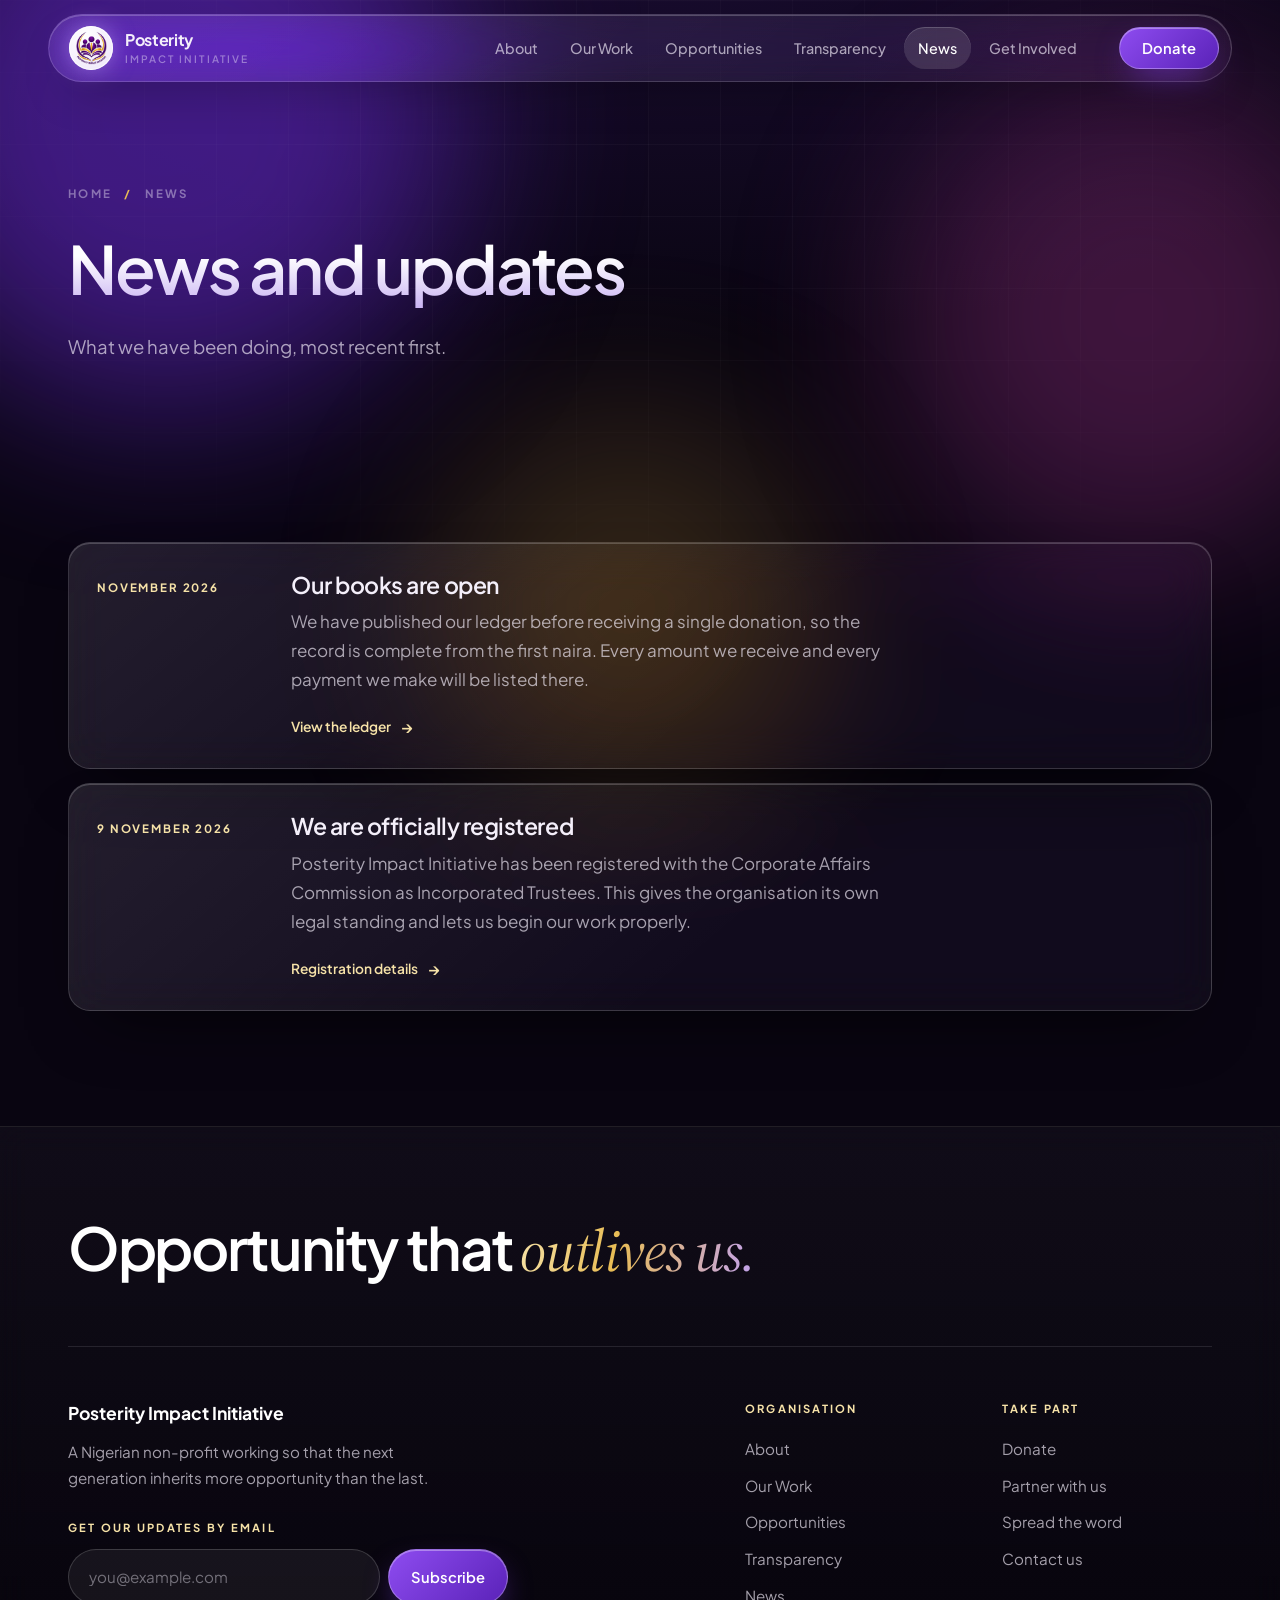
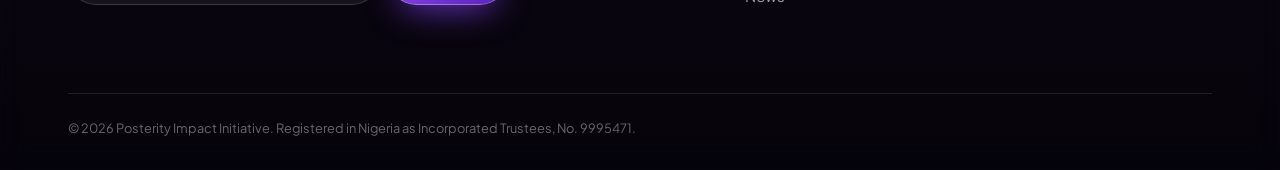
<file: news.html>
<!DOCTYPE html>
<html lang="en">
<head>
    <meta charset="UTF-8">
    <meta name="viewport" content="width=device-width, initial-scale=1.0">
    <title>News | Posterity Impact Initiative</title>
    <meta name="description" content="News and updates from Posterity Impact Initiative.">
    <link rel="icon" href="assets/logo.png">
    <meta name="theme-color" content="#090511">
    <link rel="preconnect" href="https://fonts.googleapis.com">
    <link rel="preconnect" href="https://fonts.gstatic.com" crossorigin>
    <link href="https://fonts.googleapis.com/css2?family=Plus+Jakarta+Sans:wght@400;500;600;700&family=Source+Serif+4:ital,opsz,wght@1,8..60,400&display=swap" rel="stylesheet">
    <link rel="stylesheet" href="styles.css">
</head>
<body>
    <a class="skip" href="#main">Skip to content</a>
    <div class="aurora" aria-hidden="true"><span></span><span></span><span></span></div>
    <header class="site-header">
        <div class="site-header__inner">
            <a class="brand" href="index.html">
                <span class="brand__mark"><img src="assets/logo.png" alt="" width="31" height="33"></span>
                <span class="brand__name"><span>Posterity</span><span>Impact Initiative</span></span>
            </a>
            <button class="nav-toggle" id="navToggle" aria-expanded="false" aria-controls="nav">Menu</button>
            <nav class="nav" id="nav" aria-label="Main">
                <ul class="nav__list">
                    <li><a class="nav__link" href="about.html">About</a></li>
                    <li><a class="nav__link" href="our-work.html">Our Work</a></li>
                    <li><a class="nav__link" href="opportunities.html">Opportunities</a></li>
                    <li><a class="nav__link" href="transparency.html">Transparency</a></li>
                    <li><a class="nav__link" href="news.html" aria-current="page">News</a></li>
                    <li><a class="nav__link" href="get-involved.html">Get Involved</a></li>
                </ul>
                <a class="btn" href="get-involved.html#give" data-donate>Donate</a>
            </nav>
        </div>
    </header>

    <main id="main">
        <section class="page-head">
            <div class="wrap">
                <p class="crumbs"><a href="index.html">Home</a><span>/</span>News</p>
                <h1>News and updates</h1>
                <p class="lead">What we have been doing, most recent first.</p>
            </div>
        </section>

        <section class="section">
            <div class="wrap">
                <div class="updates">
                    <article class="update" id="ledger">
                        <span class="update__date">November 2026</span>
                        <div>
                            <h3>Our books are open</h3>
                            <p>
                                We have published our ledger before receiving a single donation, so the
                                record is complete from the first naira. Every amount we receive and
                                every payment we make will be listed there.
                            </p>
                            <p><a class="arrow-link" href="transparency.html">View the ledger</a></p>
                        </div>
                    </article>
                    <article class="update" id="registered">
                        <span class="update__date">9 November 2026</span>
                        <div>
                            <h3>We are officially registered</h3>
                            <p>
                                Posterity Impact Initiative has been registered with the Corporate
                                Affairs Commission as Incorporated Trustees. This gives the organisation
                                its own legal standing and lets us begin our work properly.
                            </p>
                            <p><a class="arrow-link" href="transparency.html#registration">Registration details</a></p>
                        </div>
                    </article>
                </div>
            </div>
        </section>
    </main>

    <footer class="site-footer">
        <div class="wrap">
            <div class="site-footer__top">
                <p class="site-footer__line">Opportunity that <em>outlives us.</em></p>
            </div>
        </div>
        <div class="wrap site-footer__grid">
            <div>
                <p class="site-footer__name">Posterity Impact Initiative</p>
                <p>A Nigerian non-profit working so that the next generation inherits more opportunity than the last.</p>
                <form class="newsletter" id="newsletterForm" novalidate>
                    <label for="newsletterEmail">Get our updates by email</label>
                    <div class="newsletter__row">
                        <input type="email" id="newsletterEmail" class="modal__input" placeholder="you@example.com" autocomplete="email" required>
                        <input type="text" name="website" class="hp" tabindex="-1" autocomplete="off" aria-hidden="true">
                        <button type="submit" class="btn">Subscribe</button>
                    </div>
                    <p class="form-note" id="newsletterNote" role="status"></p>
                </form>
            </div>
            <div>
                <h4>Organisation</h4>
                <ul>
                    <li><a href="about.html">About</a></li>
                    <li><a href="our-work.html">Our Work</a></li>
                    <li><a href="opportunities.html">Opportunities</a></li>
                    <li><a href="transparency.html">Transparency</a></li>
                    <li><a href="news.html">News</a></li>
                </ul>
            </div>
            <div>
                <h4>Take part</h4>
                <ul>
                    <li><a href="get-involved.html#give">Donate</a></li>
                    <li><a href="get-involved.html#partner">Partner with us</a></li>
                    <li><a href="get-involved.html#share">Spread the word</a></li>
                    <li><a href="contact.html">Contact us</a></li>
                </ul>
            </div>
        </div>
        <div class="wrap site-footer__legal">
            <p>&copy; 2026 Posterity Impact Initiative. Registered in Nigeria as Incorporated Trustees, No. 9995471.</p>
        </div>
    </footer>

    <div class="modal" id="donateModal" role="dialog" aria-modal="true" aria-labelledby="donateTitle">
        <div class="modal__overlay" id="modalOverlay"></div>
        <div class="modal__content">
            <button class="modal__close" id="modalClose" aria-label="Close">&times;</button>
            <h2 class="modal__title" id="donateTitle">Make a donation</h2>
            <p class="modal__text">Choose an amount. You will complete payment on Paystack's secure page.</p>

            <div class="modal__amounts">
                <button class="modal__amount" data-amount="5000">&#8358;5,000</button>
                <button class="modal__amount" data-amount="10000">&#8358;10,000</button>
                <button class="modal__amount modal__amount--active" data-amount="25000">&#8358;25,000</button>
                <button class="modal__amount" data-amount="50000">&#8358;50,000</button>
                <button class="modal__amount" data-amount="100000">&#8358;100,000</button>
                <button class="modal__amount" data-amount="250000">&#8358;250,000</button>
            </div>

            <div class="modal__custom">
                <label for="customAmount">Or another amount (&#8358;)</label>
                <input type="number" id="customAmount" class="modal__input" min="1000" inputmode="numeric">
            </div>
            <div class="modal__custom">
                <label for="donorName">Your name</label>
                <input type="text" id="donorName" class="modal__input" autocomplete="name">
            </div>
            <div class="modal__custom">
                <label for="donorEmail">Email address, for your receipt</label>
                <input type="email" id="donorEmail" class="modal__input" autocomplete="email" required>
            </div>

            <div class="modal__frequency">
                <label class="modal__radio"><input type="radio" name="frequency" value="once" checked> One-time</label>
                <label class="modal__radio"><input type="radio" name="frequency" value="monthly"> Monthly</label>
            </div>

            <p class="modal__error" id="donateError" hidden></p>
            <button class="btn btn--block" id="donateSubmit">Continue to payment</button>
            <p class="modal__secure">Payments are processed by Paystack. Card details never reach our servers.</p>
        </div>
    </div>

    <script src="script.js"></script>
</body>
</html>
</file>
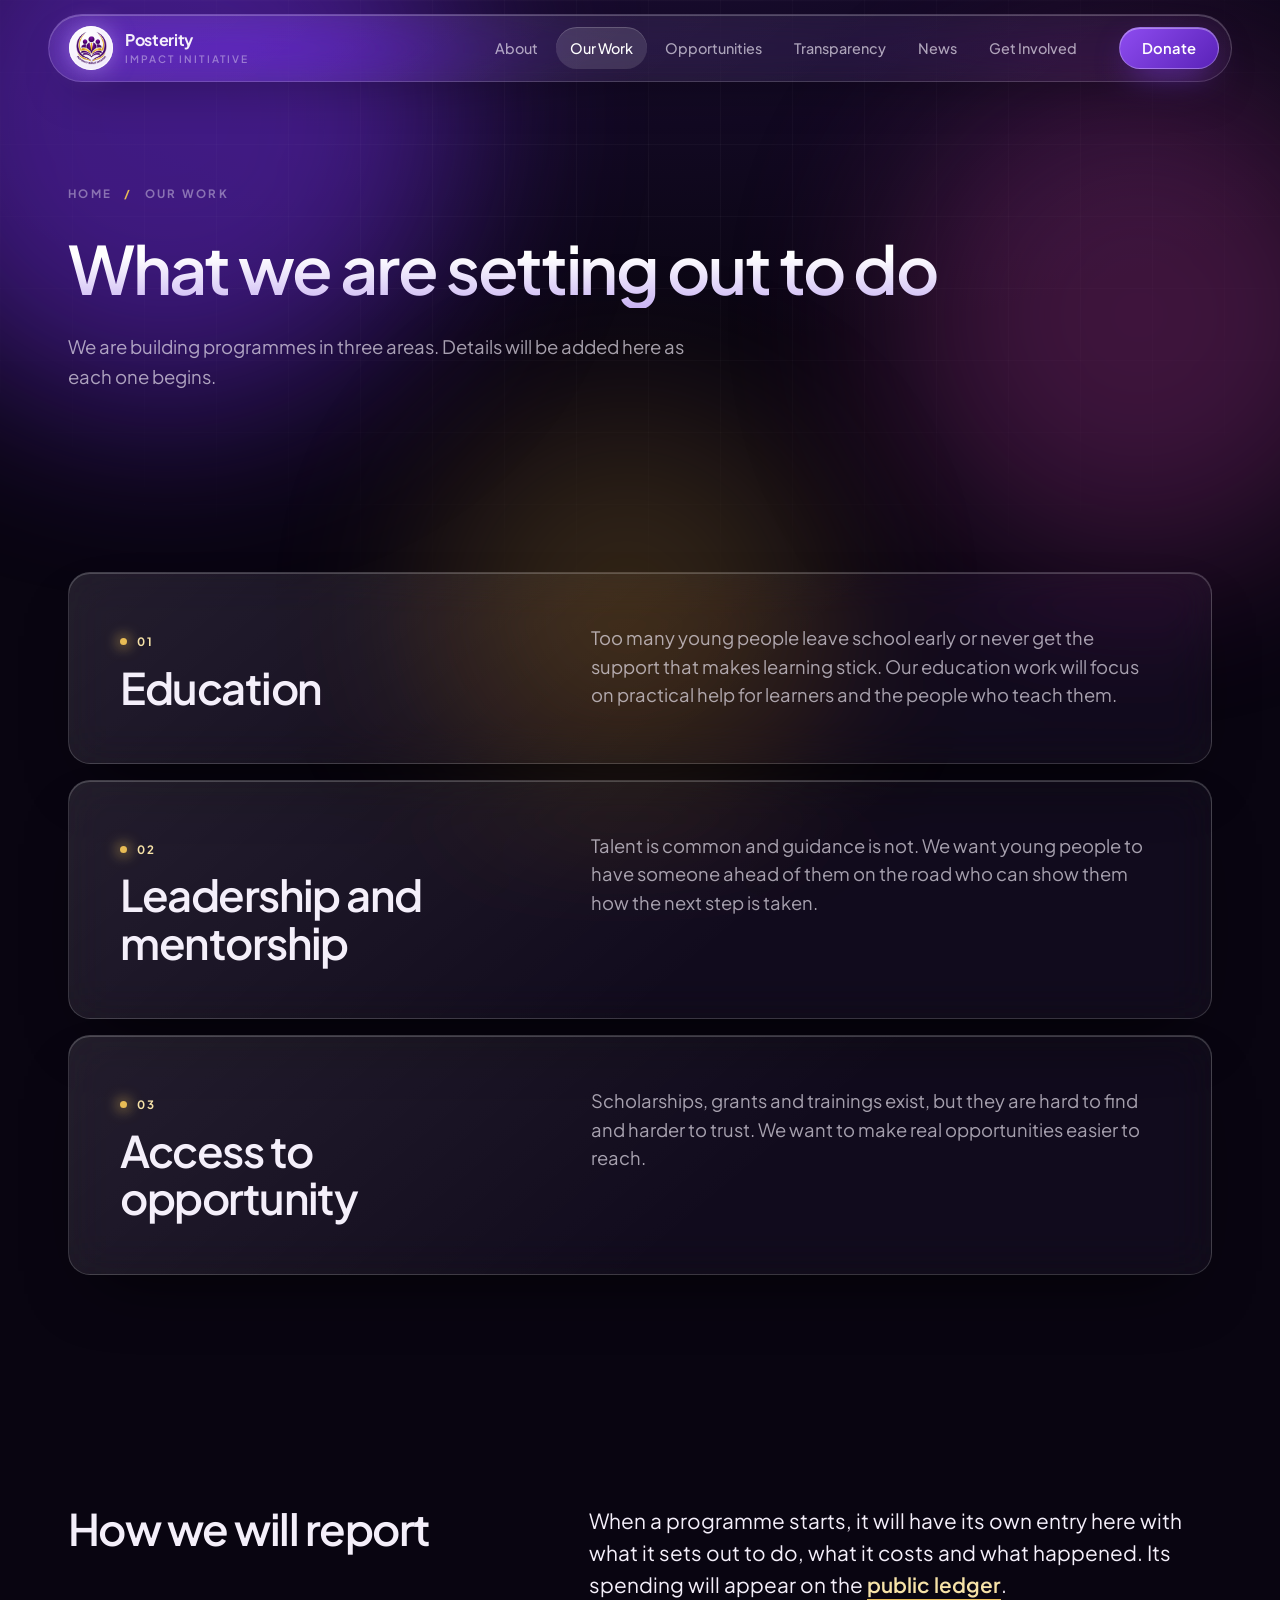
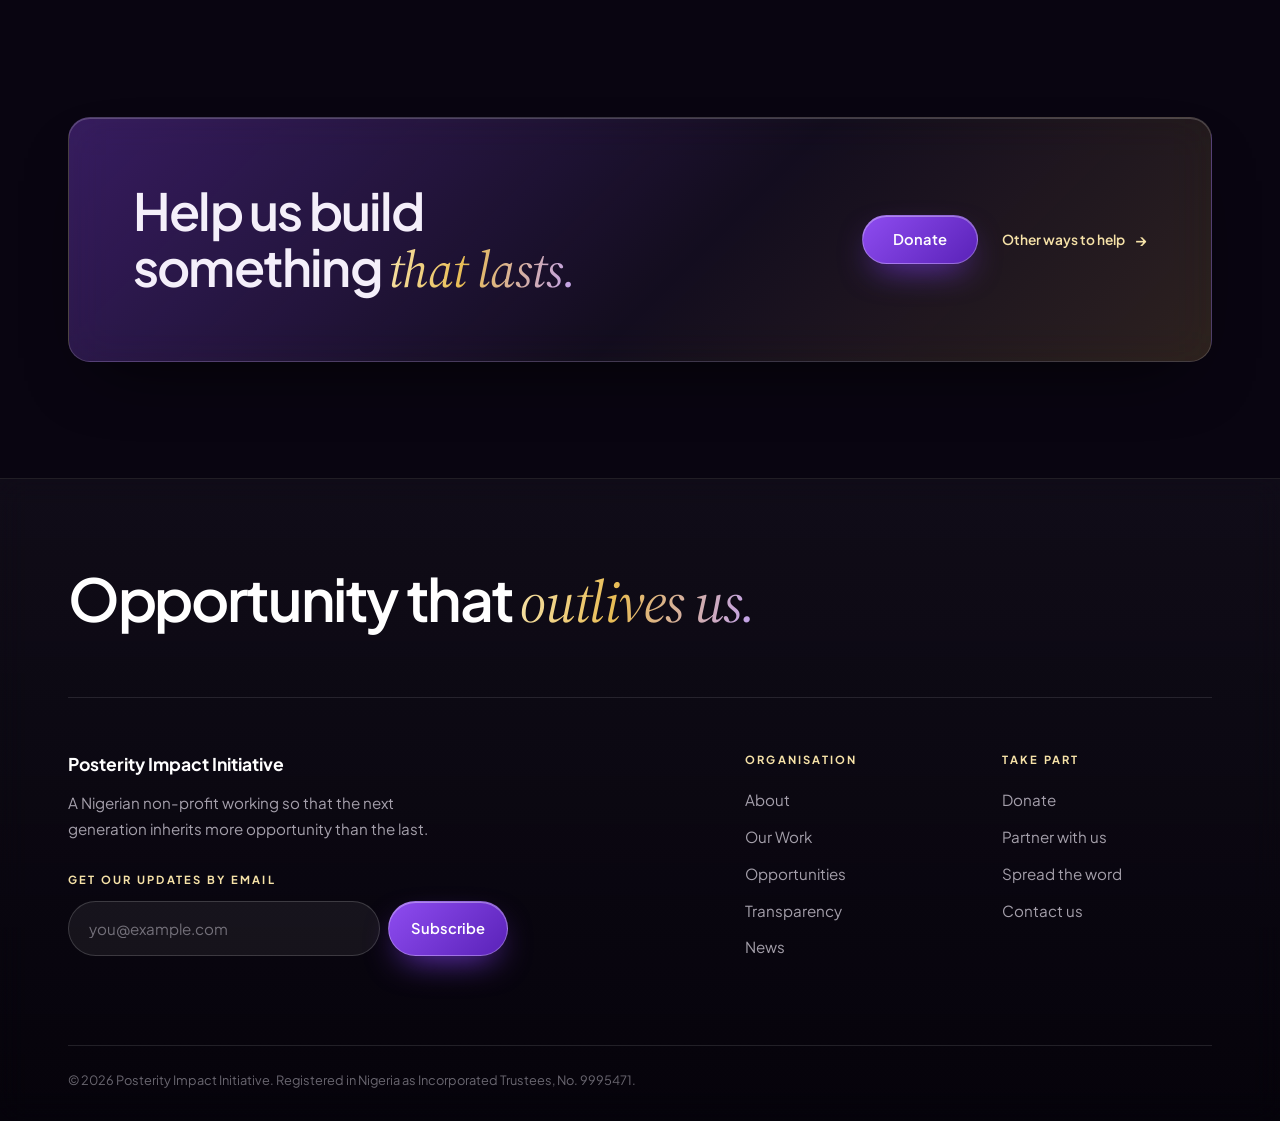
<file: our-work.html>
<!DOCTYPE html>
<html lang="en">
<head>
    <meta charset="UTF-8">
    <meta name="viewport" content="width=device-width, initial-scale=1.0">
    <title>Our Work | Posterity Impact Initiative</title>
    <meta name="description" content="The areas Posterity Impact Initiative is building programmes in: education, mentorship and access to opportunity.">
    <link rel="icon" href="assets/logo.png">
    <meta name="theme-color" content="#090511">
    <link rel="preconnect" href="https://fonts.googleapis.com">
    <link rel="preconnect" href="https://fonts.gstatic.com" crossorigin>
    <link href="https://fonts.googleapis.com/css2?family=Plus+Jakarta+Sans:wght@400;500;600;700&family=Source+Serif+4:ital,opsz,wght@1,8..60,400&display=swap" rel="stylesheet">
    <link rel="stylesheet" href="styles.css">
</head>
<body>
    <a class="skip" href="#main">Skip to content</a>
    <div class="aurora" aria-hidden="true"><span></span><span></span><span></span></div>
    <header class="site-header">
        <div class="site-header__inner">
            <a class="brand" href="index.html">
                <span class="brand__mark"><img src="assets/logo.png" alt="" width="31" height="33"></span>
                <span class="brand__name"><span>Posterity</span><span>Impact Initiative</span></span>
            </a>
            <button class="nav-toggle" id="navToggle" aria-expanded="false" aria-controls="nav">Menu</button>
            <nav class="nav" id="nav" aria-label="Main">
                <ul class="nav__list">
                    <li><a class="nav__link" href="about.html">About</a></li>
                    <li><a class="nav__link" href="our-work.html" aria-current="page">Our Work</a></li>
                    <li><a class="nav__link" href="opportunities.html">Opportunities</a></li>
                    <li><a class="nav__link" href="transparency.html">Transparency</a></li>
                    <li><a class="nav__link" href="news.html">News</a></li>
                    <li><a class="nav__link" href="get-involved.html">Get Involved</a></li>
                </ul>
                <a class="btn" href="get-involved.html#give" data-donate>Donate</a>
            </nav>
        </div>
    </header>

    <main id="main">
        <section class="page-head">
            <div class="wrap">
                <p class="crumbs"><a href="index.html">Home</a><span>/</span>Our work</p>
                <h1>What we are setting out to do</h1>
                <p class="lead">We are building programmes in three areas. Details will be added here as each one begins.</p>
            </div>
        </section>

        <section class="section">
            <div class="wrap ways">
                <article class="way" id="education">
                    <div>
                        <span class="eyebrow">01</span>
                        <h2>Education</h2>
                    </div>
                    <div class="prose">
                        <p>Too many young people leave school early or never get the support that makes learning stick. Our education work will focus on practical help for learners and the people who teach them.</p>
                    </div>
                </article>
                <article class="way" id="mentorship">
                    <div>
                        <span class="eyebrow">02</span>
                        <h2>Leadership and mentorship</h2>
                    </div>
                    <div class="prose">
                        <p>Talent is common and guidance is not. We want young people to have someone ahead of them on the road who can show them how the next step is taken.</p>
                    </div>
                </article>
                <article class="way" id="opportunity">
                    <div>
                        <span class="eyebrow">03</span>
                        <h2>Access to opportunity</h2>
                    </div>
                    <div class="prose">
                        <p>Scholarships, grants and trainings exist, but they are hard to find and harder to trust. We want to make real opportunities easier to reach.</p>
                    </div>
                </article>
            </div>
        </section>

        <section class="section">
            <div class="wrap split">
                <div class="split__head">
                    <h2>How we will report</h2>
                </div>
                <div class="prose">
                    <p>
                        When a programme starts, it will have its own entry here with what it sets out
                        to do, what it costs and what happened. Its spending will appear on the
                        <a href="transparency.html">public ledger</a>.
                    </p>
                </div>
            </div>
        </section>

        <section class="cta">
            <div class="wrap"><div class="cta__inner" data-glow>
                <h2>Help us build something <em>that lasts.</em></h2>
                <div class="cta__actions">
                    <a class="btn" href="get-involved.html#give" data-donate>Donate</a>
                    <a class="arrow-link" href="get-involved.html">Other ways to help</a>
                </div>
            </div></div>
        </section>
    </main>

    <footer class="site-footer">
        <div class="wrap">
            <div class="site-footer__top">
                <p class="site-footer__line">Opportunity that <em>outlives us.</em></p>
            </div>
        </div>
        <div class="wrap site-footer__grid">
            <div>
                <p class="site-footer__name">Posterity Impact Initiative</p>
                <p>A Nigerian non-profit working so that the next generation inherits more opportunity than the last.</p>
                <form class="newsletter" id="newsletterForm" novalidate>
                    <label for="newsletterEmail">Get our updates by email</label>
                    <div class="newsletter__row">
                        <input type="email" id="newsletterEmail" class="modal__input" placeholder="you@example.com" autocomplete="email" required>
                        <input type="text" name="website" class="hp" tabindex="-1" autocomplete="off" aria-hidden="true">
                        <button type="submit" class="btn">Subscribe</button>
                    </div>
                    <p class="form-note" id="newsletterNote" role="status"></p>
                </form>
            </div>
            <div>
                <h4>Organisation</h4>
                <ul>
                    <li><a href="about.html">About</a></li>
                    <li><a href="our-work.html">Our Work</a></li>
                    <li><a href="opportunities.html">Opportunities</a></li>
                    <li><a href="transparency.html">Transparency</a></li>
                    <li><a href="news.html">News</a></li>
                </ul>
            </div>
            <div>
                <h4>Take part</h4>
                <ul>
                    <li><a href="get-involved.html#give">Donate</a></li>
                    <li><a href="get-involved.html#partner">Partner with us</a></li>
                    <li><a href="get-involved.html#share">Spread the word</a></li>
                    <li><a href="contact.html">Contact us</a></li>
                </ul>
            </div>
        </div>
        <div class="wrap site-footer__legal">
            <p>&copy; 2026 Posterity Impact Initiative. Registered in Nigeria as Incorporated Trustees, No. 9995471.</p>
        </div>
    </footer>

    <div class="modal" id="donateModal" role="dialog" aria-modal="true" aria-labelledby="donateTitle">
        <div class="modal__overlay" id="modalOverlay"></div>
        <div class="modal__content">
            <button class="modal__close" id="modalClose" aria-label="Close">&times;</button>
            <h2 class="modal__title" id="donateTitle">Make a donation</h2>
            <p class="modal__text">Choose an amount. You will complete payment on Paystack's secure page.</p>

            <div class="modal__amounts">
                <button class="modal__amount" data-amount="5000">&#8358;5,000</button>
                <button class="modal__amount" data-amount="10000">&#8358;10,000</button>
                <button class="modal__amount modal__amount--active" data-amount="25000">&#8358;25,000</button>
                <button class="modal__amount" data-amount="50000">&#8358;50,000</button>
                <button class="modal__amount" data-amount="100000">&#8358;100,000</button>
                <button class="modal__amount" data-amount="250000">&#8358;250,000</button>
            </div>

            <div class="modal__custom">
                <label for="customAmount">Or another amount (&#8358;)</label>
                <input type="number" id="customAmount" class="modal__input" min="1000" inputmode="numeric">
            </div>
            <div class="modal__custom">
                <label for="donorName">Your name</label>
                <input type="text" id="donorName" class="modal__input" autocomplete="name">
            </div>
            <div class="modal__custom">
                <label for="donorEmail">Email address, for your receipt</label>
                <input type="email" id="donorEmail" class="modal__input" autocomplete="email" required>
            </div>

            <div class="modal__frequency">
                <label class="modal__radio"><input type="radio" name="frequency" value="once" checked> One-time</label>
                <label class="modal__radio"><input type="radio" name="frequency" value="monthly"> Monthly</label>
            </div>

            <p class="modal__error" id="donateError" hidden></p>
            <button class="btn btn--block" id="donateSubmit">Continue to payment</button>
            <p class="modal__secure">Payments are processed by Paystack. Card details never reach our servers.</p>
        </div>
    </div>

    <script src="script.js"></script>
</body>
</html>
</file>
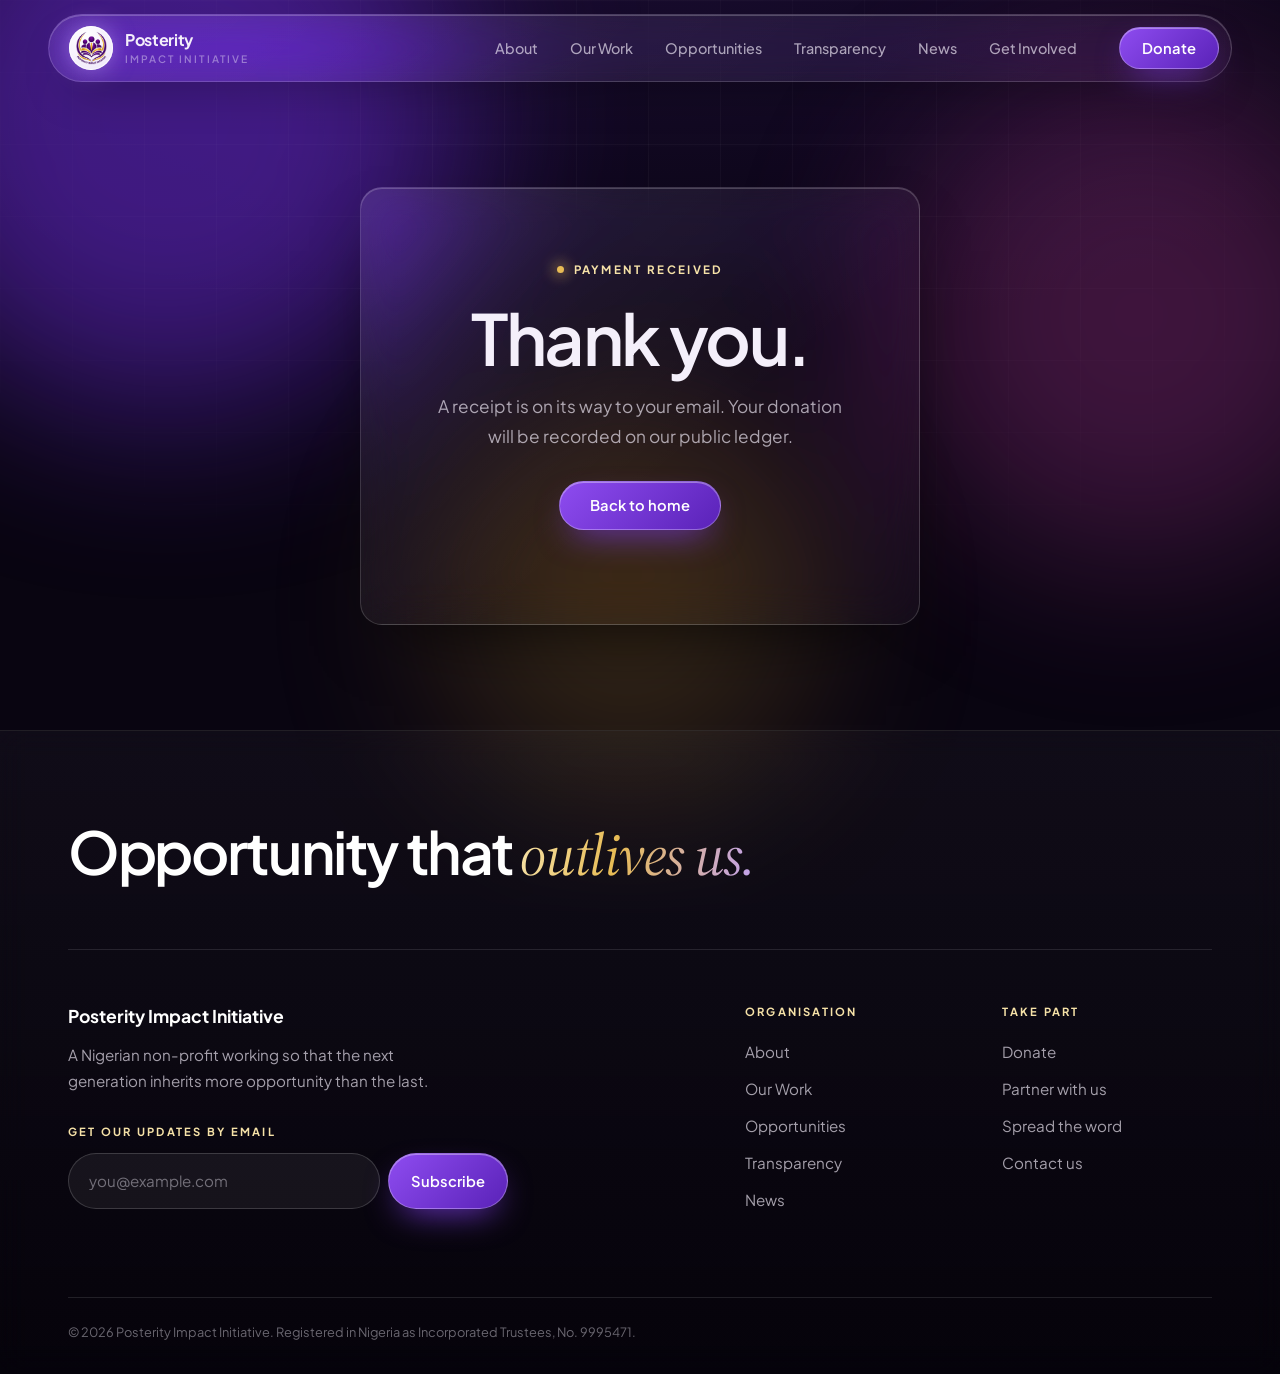
<file: thanks.html>
<!DOCTYPE html>
<html lang="en">
<head>
    <meta charset="UTF-8">
    <meta name="viewport" content="width=device-width, initial-scale=1.0">
    <title>Thank you | Posterity Impact Initiative</title>
    <meta name="description" content="Thank you for your donation.">
    <link rel="icon" href="assets/logo.png">
    <meta name="theme-color" content="#090511">
    <link rel="preconnect" href="https://fonts.googleapis.com">
    <link rel="preconnect" href="https://fonts.gstatic.com" crossorigin>
    <link href="https://fonts.googleapis.com/css2?family=Plus+Jakarta+Sans:wght@400;500;600;700&family=Source+Serif+4:ital,opsz,wght@1,8..60,400&display=swap" rel="stylesheet">
    <link rel="stylesheet" href="styles.css">
</head>
<body>
    <a class="skip" href="#main">Skip to content</a>
    <div class="aurora" aria-hidden="true"><span></span><span></span><span></span></div>
    <header class="site-header">
        <div class="site-header__inner">
            <a class="brand" href="index.html">
                <span class="brand__mark"><img src="assets/logo.png" alt="" width="31" height="33"></span>
                <span class="brand__name"><span>Posterity</span><span>Impact Initiative</span></span>
            </a>
            <button class="nav-toggle" id="navToggle" aria-expanded="false" aria-controls="nav">Menu</button>
            <nav class="nav" id="nav" aria-label="Main">
                <ul class="nav__list">
                    <li><a class="nav__link" href="about.html">About</a></li>
                    <li><a class="nav__link" href="our-work.html">Our Work</a></li>
                    <li><a class="nav__link" href="opportunities.html">Opportunities</a></li>
                    <li><a class="nav__link" href="transparency.html">Transparency</a></li>
                    <li><a class="nav__link" href="news.html">News</a></li>
                    <li><a class="nav__link" href="get-involved.html">Get Involved</a></li>
                </ul>
                <a class="btn" href="get-involved.html#give" data-donate>Donate</a>
            </nav>
        </div>
    </header>

    <main id="main">
        <section class="thanks">
            <div class="glass thanks__card">
                <span class="eyebrow">Payment received</span>
                <h1>Thank you.</h1>
                <p>A receipt is on its way to your email. Your donation will be recorded on our public ledger.</p>
                <a class="btn" href="index.html">Back to home</a>
                <p class="thanks__ref" id="txRef"></p>
            </div>
        </section>
        <script>
            // Paystack appends ?trxref=...&reference=... to the callback URL
            const params = new URLSearchParams(window.location.search);
            const ref = params.get('reference') || params.get('trxref');
            if (ref) document.getElementById('txRef').textContent = 'Reference: ' + ref;
        </script>
    </main>

    <footer class="site-footer">
        <div class="wrap">
            <div class="site-footer__top">
                <p class="site-footer__line">Opportunity that <em>outlives us.</em></p>
            </div>
        </div>
        <div class="wrap site-footer__grid">
            <div>
                <p class="site-footer__name">Posterity Impact Initiative</p>
                <p>A Nigerian non-profit working so that the next generation inherits more opportunity than the last.</p>
                <form class="newsletter" id="newsletterForm" novalidate>
                    <label for="newsletterEmail">Get our updates by email</label>
                    <div class="newsletter__row">
                        <input type="email" id="newsletterEmail" class="modal__input" placeholder="you@example.com" autocomplete="email" required>
                        <input type="text" name="website" class="hp" tabindex="-1" autocomplete="off" aria-hidden="true">
                        <button type="submit" class="btn">Subscribe</button>
                    </div>
                    <p class="form-note" id="newsletterNote" role="status"></p>
                </form>
            </div>
            <div>
                <h4>Organisation</h4>
                <ul>
                    <li><a href="about.html">About</a></li>
                    <li><a href="our-work.html">Our Work</a></li>
                    <li><a href="opportunities.html">Opportunities</a></li>
                    <li><a href="transparency.html">Transparency</a></li>
                    <li><a href="news.html">News</a></li>
                </ul>
            </div>
            <div>
                <h4>Take part</h4>
                <ul>
                    <li><a href="get-involved.html#give">Donate</a></li>
                    <li><a href="get-involved.html#partner">Partner with us</a></li>
                    <li><a href="get-involved.html#share">Spread the word</a></li>
                    <li><a href="contact.html">Contact us</a></li>
                </ul>
            </div>
        </div>
        <div class="wrap site-footer__legal">
            <p>&copy; 2026 Posterity Impact Initiative. Registered in Nigeria as Incorporated Trustees, No. 9995471.</p>
        </div>
    </footer>

    <div class="modal" id="donateModal" role="dialog" aria-modal="true" aria-labelledby="donateTitle">
        <div class="modal__overlay" id="modalOverlay"></div>
        <div class="modal__content">
            <button class="modal__close" id="modalClose" aria-label="Close">&times;</button>
            <h2 class="modal__title" id="donateTitle">Make a donation</h2>
            <p class="modal__text">Choose an amount. You will complete payment on Paystack's secure page.</p>

            <div class="modal__amounts">
                <button class="modal__amount" data-amount="5000">&#8358;5,000</button>
                <button class="modal__amount" data-amount="10000">&#8358;10,000</button>
                <button class="modal__amount modal__amount--active" data-amount="25000">&#8358;25,000</button>
                <button class="modal__amount" data-amount="50000">&#8358;50,000</button>
                <button class="modal__amount" data-amount="100000">&#8358;100,000</button>
                <button class="modal__amount" data-amount="250000">&#8358;250,000</button>
            </div>

            <div class="modal__custom">
                <label for="customAmount">Or another amount (&#8358;)</label>
                <input type="number" id="customAmount" class="modal__input" min="1000" inputmode="numeric">
            </div>
            <div class="modal__custom">
                <label for="donorName">Your name</label>
                <input type="text" id="donorName" class="modal__input" autocomplete="name">
            </div>
            <div class="modal__custom">
                <label for="donorEmail">Email address, for your receipt</label>
                <input type="email" id="donorEmail" class="modal__input" autocomplete="email" required>
            </div>

            <div class="modal__frequency">
                <label class="modal__radio"><input type="radio" name="frequency" value="once" checked> One-time</label>
                <label class="modal__radio"><input type="radio" name="frequency" value="monthly"> Monthly</label>
            </div>

            <p class="modal__error" id="donateError" hidden></p>
            <button class="btn btn--block" id="donateSubmit">Continue to payment</button>
            <p class="modal__secure">Payments are processed by Paystack. Card details never reach our servers.</p>
        </div>
    </div>

    <script src="script.js"></script>
</body>
</html>
</file>
<file: styles.css>
/* Posterity Impact Initiative — site stylesheet (luminous glass theme) */

:root {
    --bg: #090511;
    --text: #F4EFFA;
    --muted: rgba(244, 239, 250, 0.66);
    --faint: rgba(244, 239, 250, 0.42);
    --line: rgba(255, 255, 255, 0.11);
    --violet: #BFA0F7;
    --purple: #7A3BE0;
    --purple-deep: #4A1777;
    --gold: #E8BC55;
    --gold-soft: #F6E2A8;
    --green: #6FE3A5;
    --amber: #FFC774;
    --red: #FF8F86;

    --glass: linear-gradient(140deg, rgba(255, 255, 255, 0.105), rgba(255, 255, 255, 0.03) 60%);
    --glass-border: rgba(255, 255, 255, 0.16);
    --glass-shadow: inset 0 1px 0 rgba(255, 255, 255, 0.2), 0 30px 70px -34px rgba(0, 0, 0, 0.85);
    --blur: blur(22px) saturate(1.5);
    --radius: 22px;

    --display: 'Plus Jakarta Sans', -apple-system, BlinkMacSystemFont, 'Segoe UI', sans-serif;
    --serif: 'Source Serif 4', Georgia, serif;

    --wrap: 1240px;
    --gutter: clamp(20px, 4vw, 48px);
    --space: clamp(72px, 9vw, 128px);
    --ease: cubic-bezier(0.22, 0.61, 0.36, 1);
}

*, *::before, *::after { box-sizing: border-box; margin: 0; padding: 0; }
html { scroll-behavior: smooth; -webkit-text-size-adjust: 100%; background: var(--bg); }

body {
    position: relative;
    font-family: var(--display);
    font-size: 17px;
    line-height: 1.7;
    color: var(--text);
    -webkit-font-smoothing: antialiased;
    overflow-x: hidden;
}

img { max-width: 100%; height: auto; display: block; }
a { color: inherit; text-decoration: none; }
ul, ol { list-style: none; }
button, input { font: inherit; color: inherit; }
::selection { background: var(--purple); color: #fff; }

.wrap { max-width: var(--wrap); margin: 0 auto; padding: 0 var(--gutter); }
.skip { position: absolute; left: -999px; top: 0; background: #fff; color: #000; padding: 10px 16px; z-index: 200; }
.skip:focus { left: 0; }
.sr-only { position: absolute; width: 1px; height: 1px; overflow: hidden; clip: rect(0 0 0 0); white-space: nowrap; }
:focus-visible { outline: 2px solid var(--gold); outline-offset: 3px; border-radius: 4px; }

/* ---------- Living background ---------- */
.aurora { position: fixed; inset: 0; z-index: -1; overflow: hidden; pointer-events: none; background: radial-gradient(120% 80% at 50% -10%, #1B0D33 0%, var(--bg) 60%); }
.aurora span { position: absolute; border-radius: 50%; filter: blur(90px); opacity: 0.55; will-change: transform; }
.aurora span:nth-child(1) { width: 46vw; height: 46vw; left: -10vw; top: -14vw; background: #6B2BD9; animation: drift1 26s ease-in-out infinite alternate; }
.aurora span:nth-child(2) { width: 38vw; height: 38vw; right: -8vw; top: 8vh; background: #B0389A; opacity: 0.32; animation: drift2 32s ease-in-out infinite alternate; }
.aurora span:nth-child(3) { width: 30vw; height: 30vw; left: 34vw; top: 46vh; background: #D9A531; opacity: 0.2; animation: drift3 38s ease-in-out infinite alternate; }
.aurora::after { content: ''; position: absolute; inset: 0; background-image: linear-gradient(rgba(255, 255, 255, 0.035) 1px, transparent 1px), linear-gradient(90deg, rgba(255, 255, 255, 0.035) 1px, transparent 1px); background-size: 72px 72px; -webkit-mask-image: radial-gradient(90% 70% at 50% 20%, #000 0%, transparent 78%); mask-image: radial-gradient(90% 70% at 50% 20%, #000 0%, transparent 78%); }
@keyframes drift1 { to { transform: translate(14vw, 12vh) scale(1.15); } }
@keyframes drift2 { to { transform: translate(-16vw, 18vh) scale(0.9); } }
@keyframes drift3 { to { transform: translate(-12vw, -16vh) scale(1.25); } }

/* ---------- Glass ---------- */
.glass, .opp, .totals, .table-wrap, .hero__index a, .cta__inner, .plain-list li, .row, .update, .facts, .way {
    position: relative;
    background: var(--glass);
    border: 1px solid var(--glass-border);
    border-radius: var(--radius);
    -webkit-backdrop-filter: var(--blur);
    backdrop-filter: var(--blur);
    box-shadow: var(--glass-shadow);
}
/* light that follows the pointer across a glass surface */
[data-glow]::before {
    content: '';
    position: absolute;
    inset: 0;
    border-radius: inherit;
    background: radial-gradient(420px circle at var(--mx, 50%) var(--my, -30%), rgba(191, 160, 247, 0.22), transparent 62%);
    opacity: 0;
    transition: opacity 0.5s var(--ease);
    pointer-events: none;
}
[data-glow]:hover::before { opacity: 1; }
[data-glow] > * { position: relative; }

/* ---------- Type ---------- */
h1, h2, h3 { font-family: var(--display); font-weight: 600; letter-spacing: -0.035em; text-wrap: balance; }
h1 { font-size: clamp(2.7rem, 6.2vw, 5.1rem); line-height: 1.03; }
h2 { font-size: clamp(1.9rem, 3.4vw, 2.9rem); line-height: 1.1; }
h3 { font-size: 1.3rem; line-height: 1.25; letter-spacing: -0.02em; }
h1 em, h2 em, .site-footer__line em {
    font-family: var(--serif);
    font-style: italic;
    font-weight: 400;
    letter-spacing: -0.02em;
    background: linear-gradient(100deg, var(--gold-soft) 0%, var(--gold) 40%, var(--violet) 100%);
    -webkit-background-clip: text;
    background-clip: text;
    color: transparent;
    padding-right: 0.08em;
}

.eyebrow { display: inline-flex; align-items: center; gap: 10px; font-size: 0.72rem; font-weight: 700; letter-spacing: 0.2em; text-transform: uppercase; color: var(--gold-soft); margin-bottom: 22px; }
.eyebrow::before { content: ''; width: 7px; height: 7px; border-radius: 50%; background: var(--gold); box-shadow: 0 0 14px 2px rgba(232, 188, 85, 0.75); }

.lead { font-size: clamp(1.08rem, 1.45vw, 1.28rem); line-height: 1.65; color: var(--muted); max-width: 34em; }

.prose { font-size: 1.06rem; color: var(--muted); }
.prose p { margin-bottom: 1.2em; max-width: 38em; }
.prose p:last-child { margin-bottom: 0; }
.prose p:first-child { font-size: 1.3rem; line-height: 1.55; color: var(--text); }
.prose a, .text-link { color: var(--gold-soft); font-weight: 600; background: linear-gradient(var(--gold), var(--gold)) 0 100% / 100% 1px no-repeat; padding-bottom: 2px; }
.prose a:hover, .text-link:hover { color: #fff; }

.arrow-link { display: inline-flex; align-items: center; gap: 10px; font-size: 0.86rem; font-weight: 600; color: var(--gold-soft); transition: color 0.3s ease; }
.arrow-link::after { content: '\2192'; font-size: 1rem; transition: transform 0.35s var(--ease); }
.arrow-link:hover { color: #fff; }
.arrow-link:hover::after { transform: translateX(6px); }

/* ---------- Buttons ---------- */
.btn {
    position: relative;
    display: inline-block;
    padding: 16px 30px;
    font-size: 0.92rem;
    font-weight: 600;
    line-height: 1;
    border: 1px solid rgba(255, 255, 255, 0.28);
    border-radius: 999px;
    background: linear-gradient(135deg, #8E4CF0 0%, #5A22B8 100%);
    color: #fff;
    cursor: pointer;
    box-shadow: inset 0 1px 0 rgba(255, 255, 255, 0.35), 0 0 0 0 rgba(142, 76, 240, 0), 0 14px 34px -12px rgba(122, 59, 224, 0.9);
    transition: transform 0.35s var(--ease), box-shadow 0.35s var(--ease), filter 0.35s var(--ease);
}
.btn:hover { transform: translateY(-2px); filter: brightness(1.12); box-shadow: inset 0 1px 0 rgba(255, 255, 255, 0.4), 0 0 0 6px rgba(142, 76, 240, 0.16), 0 20px 44px -12px rgba(122, 59, 224, 1); }
.btn:active { transform: translateY(0); }
.btn--ghost { background: rgba(255, 255, 255, 0.06); -webkit-backdrop-filter: var(--blur); backdrop-filter: var(--blur); box-shadow: inset 0 1px 0 rgba(255, 255, 255, 0.18); }
.btn--ghost:hover { background: rgba(255, 255, 255, 0.12); box-shadow: inset 0 1px 0 rgba(255, 255, 255, 0.25), 0 0 0 6px rgba(255, 255, 255, 0.05); }
.btn--block { display: block; width: 100%; text-align: center; }
.btn[disabled] { opacity: 0.6; cursor: default; transform: none; }

/* ---------- Header ---------- */
.site-header { position: sticky; top: 14px; z-index: 50; padding: 0 var(--gutter); margin-top: 14px; }
.site-header__inner {
    position: relative;
    max-width: var(--wrap);
    margin: 0 auto;
    padding: 0 12px 0 20px;
    display: flex;
    align-items: center;
    justify-content: space-between;
    gap: 24px;
    min-height: 68px;
    background: linear-gradient(140deg, rgba(255, 255, 255, 0.1), rgba(255, 255, 255, 0.04));
    border: 1px solid var(--glass-border);
    border-radius: 999px;
    -webkit-backdrop-filter: blur(26px) saturate(1.6);
    backdrop-filter: blur(26px) saturate(1.6);
    box-shadow: inset 0 1px 0 rgba(255, 255, 255, 0.22), 0 20px 50px -28px rgba(0, 0, 0, 0.9);
}
.brand { display: flex; align-items: center; gap: 12px; }
.brand__mark { width: 44px; height: 44px; border-radius: 50%; background: radial-gradient(circle at 35% 25%, #fff, #EDE4FA); display: grid; place-items: center; box-shadow: 0 0 22px rgba(191, 160, 247, 0.55), inset 0 0 0 1px rgba(255, 255, 255, 0.8); flex: 0 0 auto; }
.brand__mark img { width: 31px; }
.brand__name { font-weight: 700; font-size: 1rem; line-height: 1.15; letter-spacing: -0.02em; }
.brand__name span { display: block; }
.brand__name span:last-child { font-size: 0.64rem; font-weight: 600; letter-spacing: 0.2em; text-transform: uppercase; color: var(--faint); margin-top: 3px; }

.nav { display: flex; align-items: center; gap: 28px; }
.nav__list { display: flex; gap: 4px; }
.nav__link { display: block; font-size: 0.9rem; font-weight: 500; color: var(--muted); padding: 9px 14px; border-radius: 999px; transition: color 0.25s ease, background 0.25s ease; }
.nav__link:hover { color: #fff; background: rgba(255, 255, 255, 0.08); }
.nav__link[aria-current="page"] { color: #fff; background: rgba(255, 255, 255, 0.12); box-shadow: inset 0 1px 0 rgba(255, 255, 255, 0.18); }
.nav .btn { padding: 13px 22px; }
.nav-toggle { display: none; background: rgba(255, 255, 255, 0.08); border: 1px solid var(--glass-border); border-radius: 999px; padding: 11px 18px; font-size: 0.82rem; font-weight: 600; line-height: 1; cursor: pointer; }

/* ---------- Sections ---------- */
.section { padding: var(--space) 0; }
.section--rule { border-top: 1px solid var(--line); }
.split { display: grid; grid-template-columns: 5fr 7fr; gap: clamp(32px, 6vw, 88px); align-items: start; }
.split__head { position: sticky; top: 124px; }
.split__head h2 { margin-bottom: 18px; }
.split__head p { color: var(--muted); max-width: 24em; }
.split__head .arrow-link { margin-top: 26px; }

/* ---------- Home hero ---------- */
.hero { padding: clamp(48px, 7vw, 96px) 0 clamp(40px, 5vw, 72px); }
.hero__inner { display: grid; grid-template-columns: 7fr 5fr; gap: clamp(32px, 5vw, 72px); align-items: center; }
.chip { display: inline-flex; align-items: center; gap: 10px; padding: 8px 16px 8px 12px; border-radius: 999px; font-size: 0.8rem; font-weight: 500; color: var(--muted); background: rgba(255, 255, 255, 0.07); border: 1px solid var(--glass-border); -webkit-backdrop-filter: var(--blur); backdrop-filter: var(--blur); margin-bottom: 30px; }
.chip i { width: 8px; height: 8px; border-radius: 50%; background: var(--green); box-shadow: 0 0 0 0 rgba(111, 227, 165, 0.7); animation: ping 2.4s infinite; }
@keyframes ping { 70% { box-shadow: 0 0 0 10px rgba(111, 227, 165, 0); } 100% { box-shadow: 0 0 0 0 rgba(111, 227, 165, 0); } }
.hero h1 { margin-bottom: 28px; }
.hero__actions { display: flex; flex-wrap: wrap; align-items: center; gap: 16px; margin-top: 40px; }

/* stage: layered live panels */
.stage { position: relative; min-height: 440px; }
.stage__tilt { position: relative; }
.stage .panel, .stage .panel--note { transition: transform 0.7s var(--ease), border-color 0.4s ease; }
.stage__halo { position: absolute; inset: 8% 4%; border-radius: 50%; background: radial-gradient(circle, rgba(142, 76, 240, 0.55), transparent 65%); filter: blur(50px); animation: breathe 7s ease-in-out infinite alternate; }
@keyframes breathe { to { transform: scale(1.14); opacity: 0.75; } }
.panel { padding: 26px 28px; }
.panel__head { display: flex; align-items: center; justify-content: space-between; gap: 12px; font-size: 0.72rem; font-weight: 700; letter-spacing: 0.18em; text-transform: uppercase; color: var(--faint); margin-bottom: 20px; }
.panel__live { display: inline-flex; align-items: center; gap: 8px; color: var(--green); letter-spacing: 0.12em; }
.panel__live::before { content: ''; width: 7px; height: 7px; border-radius: 50%; background: currentColor; box-shadow: 0 0 12px currentColor; }
.panel--ledger { display: block; transform: translate(calc(var(--tx, 0) * -8px), calc(var(--ty, 0) * -8px)); }
.panel__big { font-size: clamp(2.4rem, 4vw, 3.4rem); font-weight: 700; letter-spacing: -0.04em; line-height: 1; font-variant-numeric: tabular-nums; background: linear-gradient(180deg, #fff, #CBB6F5); -webkit-background-clip: text; background-clip: text; color: transparent; }
.panel__sub { color: var(--muted); font-size: 0.9rem; margin-top: 8px; }
.panel__row { display: grid; grid-template-columns: 1fr 1fr; gap: 12px; margin-top: 22px; padding-top: 20px; border-top: 1px solid var(--line); }
.panel__row small { display: block; font-size: 0.68rem; font-weight: 700; letter-spacing: 0.16em; text-transform: uppercase; color: var(--faint); }
.panel__row b { display: block; font-size: 1.35rem; font-weight: 600; letter-spacing: -0.02em; font-variant-numeric: tabular-nums; margin-top: 4px; }
.panel--opp { width: 86%; display: block; margin: 14px 0 0 auto; transform: translate(calc(var(--tx, 0) * 16px), calc(var(--ty, 0) * 16px)); -webkit-backdrop-filter: blur(30px) saturate(1.6); backdrop-filter: blur(30px) saturate(1.6); background: linear-gradient(140deg, rgba(232, 188, 85, 0.18), rgba(255, 255, 255, 0.04) 60%); border-color: rgba(246, 226, 168, 0.3); }
.panel--opp h3 { font-size: 1.12rem; margin-bottom: 6px; }
.panel--opp p { color: var(--muted); font-size: 0.88rem; }
.panel__days { color: var(--amber); letter-spacing: 0.12em; }
.panel--note { display: inline-flex; align-items: center; gap: 10px; padding: 12px 18px; border-radius: 999px; font-size: 0.82rem; color: var(--muted); margin-top: 18px; transform: translate(calc(var(--tx, 0) * 26px), calc(var(--ty, 0) * 26px)); }
.panel--note b { color: var(--gold-soft); font-weight: 600; }

.hero__index { display: grid; grid-template-columns: repeat(3, 1fr); gap: 16px; margin-top: clamp(48px, 6vw, 88px); }
.hero__index a { display: block; padding: 24px 26px 26px; transition: transform 0.4s var(--ease), border-color 0.4s ease; }
.hero__index a:hover { transform: translateY(-4px); border-color: rgba(246, 226, 168, 0.45); }
.hero__index small { display: block; font-size: 0.72rem; font-weight: 700; letter-spacing: 0.2em; color: var(--gold); margin-bottom: 12px; }
.hero__index strong { display: block; font-size: 1.25rem; font-weight: 600; letter-spacing: -0.02em; }
.hero__index span { display: block; color: var(--muted); font-size: 0.92rem; margin-top: 4px; }

@keyframes rise { from { opacity: 0; transform: translateY(22px); } to { opacity: 1; transform: none; } }
.chip, .hero h1, .hero .lead, .hero__actions, .stage, .hero__index, .page-head .wrap > * { animation: rise 1s var(--ease) both; }
.hero h1, .page-head h1 { animation-delay: 0.08s; }
.hero .lead, .page-head .lead { animation-delay: 0.16s; }
.hero__actions { animation-delay: 0.24s; }
.stage { animation-delay: 0.2s; }
.hero__index { animation-delay: 0.36s; }

/* ---------- Inner page header ---------- */
.page-head { padding: clamp(56px, 8vw, 112px) 0 clamp(40px, 5vw, 64px); }
.crumbs { font-size: 0.72rem; font-weight: 700; letter-spacing: 0.2em; text-transform: uppercase; color: var(--faint); margin-bottom: 30px; }
.crumbs a:hover { color: #fff; }
.crumbs span { color: var(--gold); margin: 0 12px; }
.page-head h1 { font-size: clamp(2.4rem, 5.2vw, 4.2rem); margin-bottom: 24px; max-width: 15em; background: linear-gradient(180deg, #fff 30%, #C9B3F3); -webkit-background-clip: text; background-clip: text; color: transparent; padding-bottom: 0.08em; }

/* ---------- Statement ---------- */
.statement { font-size: clamp(1.5rem, 3vw, 2.5rem); font-weight: 500; line-height: 1.3; letter-spacing: -0.03em; max-width: 24em; color: var(--text); }
.statement::before { content: ''; display: block; width: 56px; height: 3px; border-radius: 3px; background: linear-gradient(90deg, var(--gold), var(--violet)); box-shadow: 0 0 18px rgba(232, 188, 85, 0.6); margin-bottom: 34px; }

/* ---------- Lists as glass cards ---------- */
.rows, .updates, .plain-list { display: grid; gap: 14px; }
.row { display: grid; grid-template-columns: 56px 1fr; gap: 18px; padding: 28px 64px 28px 28px; transition: transform 0.4s var(--ease), border-color 0.4s ease; }
.row__num { font-size: 0.72rem; font-weight: 700; letter-spacing: 0.2em; color: var(--gold); padding-top: 8px; }
.row h3 { font-size: clamp(1.25rem, 1.9vw, 1.55rem); margin-bottom: 6px; }
.row p { color: var(--muted); max-width: 34em; }
a.row::after { content: '\2192'; position: absolute; right: 28px; top: 30px; font-size: 1.2rem; color: var(--gold-soft); opacity: 0.4; transition: opacity 0.35s var(--ease), transform 0.35s var(--ease); }
a.row:hover { transform: translateX(6px); border-color: rgba(246, 226, 168, 0.45); }
a.row:hover::after { opacity: 1; transform: translateX(6px); }

.update { display: grid; grid-template-columns: 170px 1fr; gap: 24px; padding: 28px; scroll-margin-top: 110px; }
.update__date { font-size: 0.72rem; font-weight: 700; letter-spacing: 0.16em; text-transform: uppercase; color: var(--gold-soft); padding-top: 7px; }
.update h3 { font-size: clamp(1.25rem, 1.8vw, 1.5rem); margin-bottom: 8px; }
.update h3 a:hover { color: var(--gold-soft); }
.update p { color: var(--muted); max-width: 36em; }
.update p + p { margin-top: 1em; }

.plain-list li { padding: 26px 28px; }
.plain-list strong { display: block; font-size: 1.25rem; font-weight: 600; letter-spacing: -0.02em; margin-bottom: 4px; }
.plain-list span { color: var(--muted); display: block; max-width: 36em; }

/* ---------- Ledger band (home) ---------- */
.band { padding: var(--space) 0; }
.band__inner { display: grid; grid-template-columns: 5fr 7fr; gap: clamp(32px, 6vw, 88px); align-items: center; padding: clamp(32px, 5vw, 64px); overflow: hidden; }
.band__inner::after { content: ''; position: absolute; width: 60%; aspect-ratio: 1; right: -20%; top: -60%; border-radius: 50%; background: radial-gradient(circle, rgba(232, 188, 85, 0.3), transparent 65%); filter: blur(30px); pointer-events: none; }
.band h2 { margin-bottom: 16px; }
.band p { color: var(--muted); max-width: 26em; }
.band .arrow-link { margin-top: 26px; }
.figures { display: grid; grid-template-columns: repeat(3, 1fr); gap: 12px; }
.figure { padding: 22px 20px; border-radius: 16px; background: rgba(255, 255, 255, 0.06); border: 1px solid var(--line); }
.figure__label { font-size: 0.68rem; font-weight: 700; letter-spacing: 0.18em; text-transform: uppercase; color: var(--faint); }
.figure__value { display: block; font-size: clamp(1.6rem, 2.8vw, 2.4rem); font-weight: 700; letter-spacing: -0.04em; line-height: 1.1; font-variant-numeric: tabular-nums; margin-top: 10px; }

/* ---------- Ledger (transparency page) ---------- */
.totals { display: grid; grid-template-columns: repeat(3, 1fr); margin: 32px 0 18px; overflow: hidden; }
.total { padding: 30px 32px; }
.total + .total { border-left: 1px solid var(--line); }
.total__label { font-size: 0.68rem; font-weight: 700; letter-spacing: 0.18em; text-transform: uppercase; color: var(--faint); }
.total__value { display: block; font-size: clamp(1.9rem, 3vw, 2.8rem); font-weight: 700; letter-spacing: -0.04em; line-height: 1.15; font-variant-numeric: tabular-nums; margin-top: 8px; background: linear-gradient(180deg, #fff, #CBB6F5); -webkit-background-clip: text; background-clip: text; color: transparent; }

.table-wrap { overflow-x: auto; }
table { width: 100%; border-collapse: collapse; font-size: 0.95rem; }
th, td { text-align: left; padding: 18px 24px; border-bottom: 1px solid var(--line); }
tbody tr:last-child td { border-bottom: 0; }
tbody tr { transition: background 0.2s ease; }
tbody tr:hover { background: rgba(255, 255, 255, 0.05); }
th { font-size: 0.68rem; letter-spacing: 0.18em; text-transform: uppercase; color: var(--faint); font-weight: 700; }
.num { text-align: right; white-space: nowrap; font-variant-numeric: tabular-nums; font-weight: 600; }
.num--in { color: var(--green); }
.num--out { color: var(--red); }
.table-empty { padding: 56px 24px; text-align: center; color: var(--muted); font-size: 1.05rem; }
.table-note { font-size: 0.85rem; color: var(--faint); margin-top: 14px; }

.facts { padding: 6px 28px; }
.facts div { display: grid; grid-template-columns: 220px 1fr; gap: 16px; padding: 20px 0; border-bottom: 1px solid var(--line); }
.facts div:last-child { border-bottom: 0; }
.facts dt { font-size: 0.7rem; font-weight: 700; letter-spacing: 0.16em; text-transform: uppercase; color: var(--faint); padding-top: 5px; }
.facts dd { font-size: 1.15rem; font-weight: 600; letter-spacing: -0.01em; }

.steps { counter-reset: step; margin-top: 34px; color: var(--muted); }
.steps li { counter-increment: step; position: relative; padding: 5px 0 20px 54px; }
.steps li::before { content: counter(step); position: absolute; left: 0; top: 0; width: 36px; height: 36px; border-radius: 50%; background: rgba(255, 255, 255, 0.07); border: 1px solid rgba(246, 226, 168, 0.4); color: var(--gold-soft); font-size: 0.9rem; font-weight: 700; display: grid; place-items: center; }

/* ---------- Ways ---------- */
.ways { display: grid; gap: 16px; }
.way { display: grid; grid-template-columns: 5fr 7fr; gap: clamp(24px, 5vw, 72px); padding: clamp(28px, 4vw, 52px); scroll-margin-top: 110px; }
.way .eyebrow { margin-bottom: 12px; }
.way p { color: var(--muted); max-width: 34em; margin-bottom: 26px; font-size: 1.06rem; }
.way .prose p { margin-bottom: 0; font-size: 1.15rem; color: var(--muted); }

/* ---------- Call to action ---------- */
.cta { padding: 0 0 var(--space); }
.cta__inner { display: flex; flex-wrap: wrap; align-items: center; justify-content: space-between; gap: 32px; padding: clamp(36px, 5vw, 72px); background: linear-gradient(135deg, rgba(142, 76, 240, 0.34), rgba(255, 255, 255, 0.04) 55%, rgba(232, 188, 85, 0.16)); overflow: hidden; }
.cta h2 { font-size: clamp(1.9rem, 4vw, 3.2rem); max-width: 12em; }
.cta__actions { display: flex; flex-wrap: wrap; align-items: center; gap: 24px; }

/* ---------- Footer ---------- */
.site-footer { position: relative; border-top: 1px solid var(--line); background: linear-gradient(180deg, rgba(255, 255, 255, 0.03), rgba(0, 0, 0, 0.35)); -webkit-backdrop-filter: blur(14px); backdrop-filter: blur(14px); color: var(--muted); font-size: 0.95rem; }
.site-footer__top { padding: clamp(56px, 7vw, 96px) 0 clamp(40px, 5vw, 64px); border-bottom: 1px solid var(--line); }
.site-footer__line { font-size: clamp(2rem, 4.6vw, 3.8rem); font-weight: 600; line-height: 1.05; letter-spacing: -0.04em; color: #fff; }
.site-footer__grid { display: grid; grid-template-columns: 6fr 2fr 2fr; gap: 48px; padding-block: 52px; }
.site-footer__name { font-size: 1.1rem; font-weight: 700; color: #fff; margin-bottom: 10px; }
.site-footer p { max-width: 26em; }
.site-footer h4 { font-size: 0.7rem; letter-spacing: 0.2em; text-transform: uppercase; color: var(--gold-soft); margin-bottom: 18px; font-weight: 700; }
.site-footer li { margin-bottom: 11px; }
.site-footer li a { transition: color 0.2s ease; }
.site-footer li a:hover { color: #fff; }
.site-footer__legal p { border-top: 1px solid var(--line); padding: 24px 0 30px; max-width: none; font-size: 0.8rem; color: var(--faint); }

/* ---------- Donate dialog ---------- */
.modal { position: fixed; inset: 0; z-index: 100; display: none; align-items: center; justify-content: center; padding: 20px; }
.modal--visible { display: flex; }
.modal__overlay { position: absolute; inset: 0; background: rgba(6, 3, 12, 0.6); -webkit-backdrop-filter: blur(10px); backdrop-filter: blur(10px); animation: fade 0.3s ease both; }
@keyframes fade { from { opacity: 0; } to { opacity: 1; } }
.modal__content { position: relative; width: 100%; max-width: 500px; max-height: calc(100vh - 40px); overflow-y: auto; padding: 42px 38px 34px; border-radius: 28px; background: linear-gradient(150deg, rgba(60, 34, 104, 0.92), rgba(20, 11, 36, 0.94)); border: 1px solid var(--glass-border); -webkit-backdrop-filter: blur(30px); backdrop-filter: blur(30px); box-shadow: inset 0 1px 0 rgba(255, 255, 255, 0.22), 0 50px 100px -30px #000, 0 0 80px -20px rgba(142, 76, 240, 0.6); animation: rise 0.45s var(--ease) both; }
.modal__close { position: absolute; top: 16px; right: 18px; width: 36px; height: 36px; border-radius: 50%; background: rgba(255, 255, 255, 0.08); border: 1px solid var(--line); font-size: 1.3rem; line-height: 1; cursor: pointer; color: var(--muted); transition: transform 0.3s var(--ease), color 0.2s ease; }
.modal__close:hover { color: #fff; transform: rotate(90deg); }
.modal__title { font-size: 1.8rem; margin-bottom: 8px; }
.modal__text { color: var(--muted); margin-bottom: 24px; font-size: 0.95rem; }
.modal__amounts { display: grid; grid-template-columns: repeat(3, 1fr); gap: 8px; margin-bottom: 20px; }
.modal__amount { padding: 14px 6px; background: rgba(255, 255, 255, 0.06); border: 1px solid var(--line); border-radius: 14px; font-weight: 600; font-variant-numeric: tabular-nums; cursor: pointer; transition: border-color 0.2s ease, background 0.2s ease, box-shadow 0.3s ease; }
.modal__amount:hover { border-color: var(--violet); }
.modal__amount--active { background: linear-gradient(135deg, #8E4CF0, #5A22B8); border-color: rgba(255, 255, 255, 0.4); box-shadow: 0 10px 26px -10px rgba(142, 76, 240, 0.9); }
.modal__custom { margin-bottom: 16px; }
.modal__custom label { display: block; font-size: 0.7rem; font-weight: 700; letter-spacing: 0.14em; text-transform: uppercase; color: var(--faint); margin-bottom: 8px; }
.modal__input { width: 100%; padding: 14px 18px; border: 1px solid var(--glass-border); border-radius: 14px; background: rgba(255, 255, 255, 0.06); color: var(--text); transition: border-color 0.2s ease, box-shadow 0.2s ease; }
.modal__input::placeholder { color: var(--faint); }
.modal__input:focus { outline: none; border-color: var(--violet); box-shadow: 0 0 0 4px rgba(142, 76, 240, 0.25); }
.modal__frequency { display: flex; flex-wrap: wrap; gap: 24px; margin: 20px 0 24px; font-size: 0.95rem; }
.modal__radio { display: flex; align-items: center; gap: 8px; cursor: pointer; }
.modal__radio input, .opp-closed input { accent-color: #8E4CF0; }
.modal__error { background: rgba(255, 143, 134, 0.12); color: var(--red); border: 1px solid rgba(255, 143, 134, 0.4); border-radius: 12px; padding: 12px 16px; font-size: 0.9rem; margin-bottom: 16px; }
.modal__secure { font-size: 0.8rem; color: var(--faint); margin-top: 16px; text-align: center; }

/* ---------- Thank-you page ---------- */
.thanks { min-height: 72vh; display: grid; place-items: center; padding: 96px var(--gutter); text-align: center; }
.thanks__card { max-width: 560px; padding: clamp(36px, 6vw, 64px); }
.thanks__card h1 { font-size: clamp(2.8rem, 6vw, 4.4rem); margin-bottom: 18px; }
.thanks__card p { color: var(--muted); margin-bottom: 30px; font-size: 1.08rem; }
.thanks__ref { font-size: 0.82rem; margin-top: 26px; word-break: break-all; }

/* ---------- Opportunities ---------- */
.opp-tools { display: flex; flex-wrap: wrap; align-items: center; justify-content: space-between; gap: 18px; }
.opp-filters { display: flex; flex-wrap: wrap; gap: 8px; }
.opp-filter { padding: 11px 20px; border: 1px solid var(--glass-border); border-radius: 999px; background: rgba(255, 255, 255, 0.06); font-size: 0.86rem; font-weight: 600; line-height: 1; color: var(--muted); cursor: pointer; transition: all 0.25s ease; }
.opp-filter:hover { color: #fff; border-color: var(--violet); }
.opp-filter[aria-pressed="true"] { background: linear-gradient(135deg, #8E4CF0, #5A22B8); border-color: rgba(255, 255, 255, 0.4); color: #fff; box-shadow: 0 10px 26px -10px rgba(142, 76, 240, 0.9); }
.opp-search { flex: 1 1 260px; max-width: 360px; }
.opp-search .modal__input { border-radius: 999px; padding-left: 22px; }
.opp-closed { display: inline-flex; align-items: center; gap: 10px; margin-top: 26px; font-size: 0.92rem; color: var(--muted); cursor: pointer; }

.opps { display: grid; gap: 14px; margin-top: 20px; }
.split .opps { margin-top: 0; }
.opp { display: grid; grid-template-columns: 100px 1fr; gap: 28px; padding: 28px 30px; transition: transform 0.4s var(--ease), border-color 0.4s ease, box-shadow 0.4s var(--ease); }
.opp:hover { transform: translateY(-4px); border-color: rgba(191, 160, 247, 0.5); box-shadow: var(--glass-shadow), 0 0 60px -22px rgba(142, 76, 240, 0.9); }
.opp__when { text-align: center; padding: 14px 6px 12px; border-radius: 16px; background: rgba(255, 255, 255, 0.07); border: 1px solid var(--line); align-self: start; }
.opp__day { display: block; font-size: 2.1rem; font-weight: 700; letter-spacing: -0.04em; line-height: 1; }
.opp__month { display: block; font-size: 0.64rem; font-weight: 700; letter-spacing: 0.14em; text-transform: uppercase; color: var(--faint); margin-top: 8px; }
.opp__meta { display: flex; flex-wrap: wrap; align-items: center; gap: 8px 14px; font-size: 0.68rem; font-weight: 700; letter-spacing: 0.16em; text-transform: uppercase; margin-bottom: 10px; }
.opp__type { color: var(--violet); }
.opp__status { color: var(--green); }
.opp__status::before { content: ''; display: inline-block; width: 6px; height: 6px; border-radius: 50%; background: currentColor; box-shadow: 0 0 10px currentColor; margin-right: 8px; vertical-align: 1px; }
.opp--soon .opp__status { color: var(--amber); }
.opp--upcoming .opp__status, .opp--closed .opp__status { color: var(--faint); }
.opp--closed { opacity: 0.5; }
.opp h3 { font-size: clamp(1.2rem, 1.7vw, 1.45rem); }
.opp h3 a:hover { color: var(--gold-soft); }
.opp__org { color: var(--muted); font-size: 0.93rem; margin-top: 4px; }
.opp__text { margin-top: 14px; max-width: 42em; color: var(--muted); }
.opp__text strong { color: var(--text); font-weight: 600; }
.opp__note { margin-top: 12px; font-size: 0.88rem; color: var(--faint); }
.opp__foot { display: flex; flex-wrap: wrap; align-items: center; justify-content: space-between; gap: 16px; margin-top: 20px; padding-top: 18px; border-top: 1px solid var(--line); }
.opp__checked { font-size: 0.8rem; color: var(--faint); }

/* ---------- Responsive ---------- */
@media (max-width: 1120px) and (min-width: 981px) {
    .nav { gap: 12px; }
    .nav__link { padding: 9px 10px; font-size: 0.86rem; }
}

@media (max-width: 980px) {
    body { font-size: 16px; }
    .nav-toggle { display: block; }
    .site-header__inner { border-radius: 28px; flex-wrap: wrap; padding: 0 12px 0 16px; }
    .nav { display: none; flex-basis: 100%; flex-direction: column; align-items: stretch; gap: 0; padding: 6px 4px 18px; }
    .nav--open { display: flex; animation: rise 0.35s var(--ease) both; }
    .nav__list { flex-direction: column; gap: 2px; }
    .nav__link { padding: 14px 16px; font-size: 1.05rem; border-radius: 16px; }
    .nav .btn { margin-top: 14px; text-align: center; padding: 17px; }

    .hero__inner, .split, .band__inner, .way { grid-template-columns: 1fr; }
    .split__head { position: static; }
    .stage { min-height: 0; margin-top: 12px; }
    .stage .panel, .stage .panel--note { transform: none; }
    .hero__index { grid-template-columns: 1fr; }
    .site-footer__grid { grid-template-columns: 1fr 1fr; gap: 40px; }
    .site-footer__grid > :first-child { grid-column: 1 / -1; }
    .update { grid-template-columns: 1fr; gap: 6px; }
    .facts div { grid-template-columns: 1fr; gap: 4px; }
    .cta__inner { align-items: flex-start; flex-direction: column; }
    .aurora span { filter: blur(60px); }
    .aurora span:nth-child(1) { width: 90vw; height: 90vw; }
    .aurora span:nth-child(2) { width: 80vw; height: 80vw; }
    .aurora span:nth-child(3) { width: 70vw; height: 70vw; }
}

@media (max-width: 600px) {
    .figures, .totals { grid-template-columns: 1fr; }
    .total + .total { border-left: 0; border-top: 1px solid var(--line); }
    .row { grid-template-columns: 1fr; gap: 6px; padding: 24px 52px 24px 22px; }
    .row__num { padding-top: 0; }
    a.row::after { right: 20px; top: 24px; }
    .opp { grid-template-columns: 1fr; gap: 18px; padding: 22px; }
    .opp__when { display: flex; align-items: baseline; gap: 10px; text-align: left; padding: 10px 16px; justify-self: start; }
    .opp__day { font-size: 1.5rem; }
    .opp__month { margin-top: 0; }
    .opp-search { max-width: none; }
    .modal__content { padding: 40px 22px 26px; }
    .panel--opp { width: 100%; }
    .update, .plain-list li { padding: 22px; }
}

@media (prefers-reduced-motion: reduce) {
    html { scroll-behavior: auto; }
    *, *::before, *::after { animation: none !important; transition: none !important; }
}

.panel--opp[hidden] { display: none; }
.panel__head span { white-space: nowrap; }
@media (max-width: 600px) {
    .panel { padding: 22px; }
    .panel__head { letter-spacing: 0.1em; font-size: 0.68rem; }
    .panel--note { border-radius: 20px; }
}

/* ---------- Forms ---------- */
.form { padding: clamp(24px, 4vw, 44px); }
.form h1, .form h2 { margin-bottom: 22px; }
.form h2 { font-size: 1.5rem; }
.form__grid { display: grid; grid-template-columns: 1fr 1fr; gap: 0 18px; }
.form__actions { display: flex; flex-wrap: wrap; gap: 12px; margin-top: 22px; }
.form .btn { margin-top: 10px; }
.form-hint { color: var(--muted); margin: -12px 0 20px; font-size: 0.95rem; }
.form-note { min-height: 1.5em; margin-top: 14px; font-size: 0.92rem; color: var(--green); }
.form-note--error { color: var(--red); }
textarea.modal__input { resize: vertical; min-height: 96px; font-family: inherit; line-height: 1.6; }
select.modal__input { appearance: none; background-image: linear-gradient(45deg, transparent 50%, var(--muted) 50%), linear-gradient(135deg, var(--muted) 50%, transparent 50%); background-position: calc(100% - 22px) 50%, calc(100% - 16px) 50%; background-size: 6px 6px; background-repeat: no-repeat; }
select.modal__input option { color: #111; }
input[type="date"].modal__input { color-scheme: dark; }
.hp { position: absolute; left: -9999px; width: 1px; height: 1px; opacity: 0; }

.newsletter { margin-top: 28px; max-width: 440px; }
.newsletter label { display: block; font-size: 0.7rem; font-weight: 700; letter-spacing: 0.2em; text-transform: uppercase; color: var(--gold-soft); margin-bottom: 12px; }
.newsletter__row { display: flex; gap: 8px; }
.newsletter__row .modal__input { border-radius: 999px; padding-left: 20px; min-width: 0; }
.newsletter .btn { flex: 0 0 auto; padding: 15px 22px; }

/* ---------- Staff area ---------- */
.admin__signin { max-width: 460px; margin: 0 auto; }
.admin__signin h1, .admin__bar h1 { font-size: clamp(2rem, 4vw, 3rem); }
.admin__bar { display: flex; flex-wrap: wrap; align-items: flex-end; justify-content: space-between; gap: 20px; margin-bottom: 30px; }
.admin__who { display: flex; align-items: center; gap: 16px; color: var(--muted); font-size: 0.9rem; }
.admin__who .btn { padding: 12px 20px; }
.admin__tabs { margin-bottom: 6px; }
.admin [data-panel] { display: grid; gap: 18px; margin-top: 18px; }
.admin [data-panel][hidden] { display: none; }
.admin__table { padding: 4px 6px; }
.admin__actions { text-align: right; white-space: nowrap; }
.admin__action { background: rgba(255, 255, 255, 0.07); border: 1px solid var(--line); border-radius: 999px; padding: 7px 14px; font-size: 0.8rem; font-weight: 600; cursor: pointer; margin-left: 6px; transition: border-color 0.2s ease, color 0.2s ease; }
.admin__action:hover { border-color: var(--violet); color: #fff; }

@media (max-width: 700px) {
    .form__grid { grid-template-columns: 1fr; }
    .newsletter__row { flex-direction: column; }
}

/* ---------- Auto-listed opportunities ---------- */
.opp__auto { color: var(--faint); border: 1px solid var(--line); border-radius: 999px; padding: 3px 10px; letter-spacing: 0.12em; }
.opp-toggles { display: flex; flex-wrap: wrap; gap: 4px 28px; }
.admin__discover { display: flex; flex-wrap: wrap; align-items: center; justify-content: space-between; gap: 16px; }
.admin__discover h2 { margin-bottom: 8px; }
.admin__discover .form-hint { margin: 0; }
.admin__discover .btn { margin-top: 0; }
</file>
